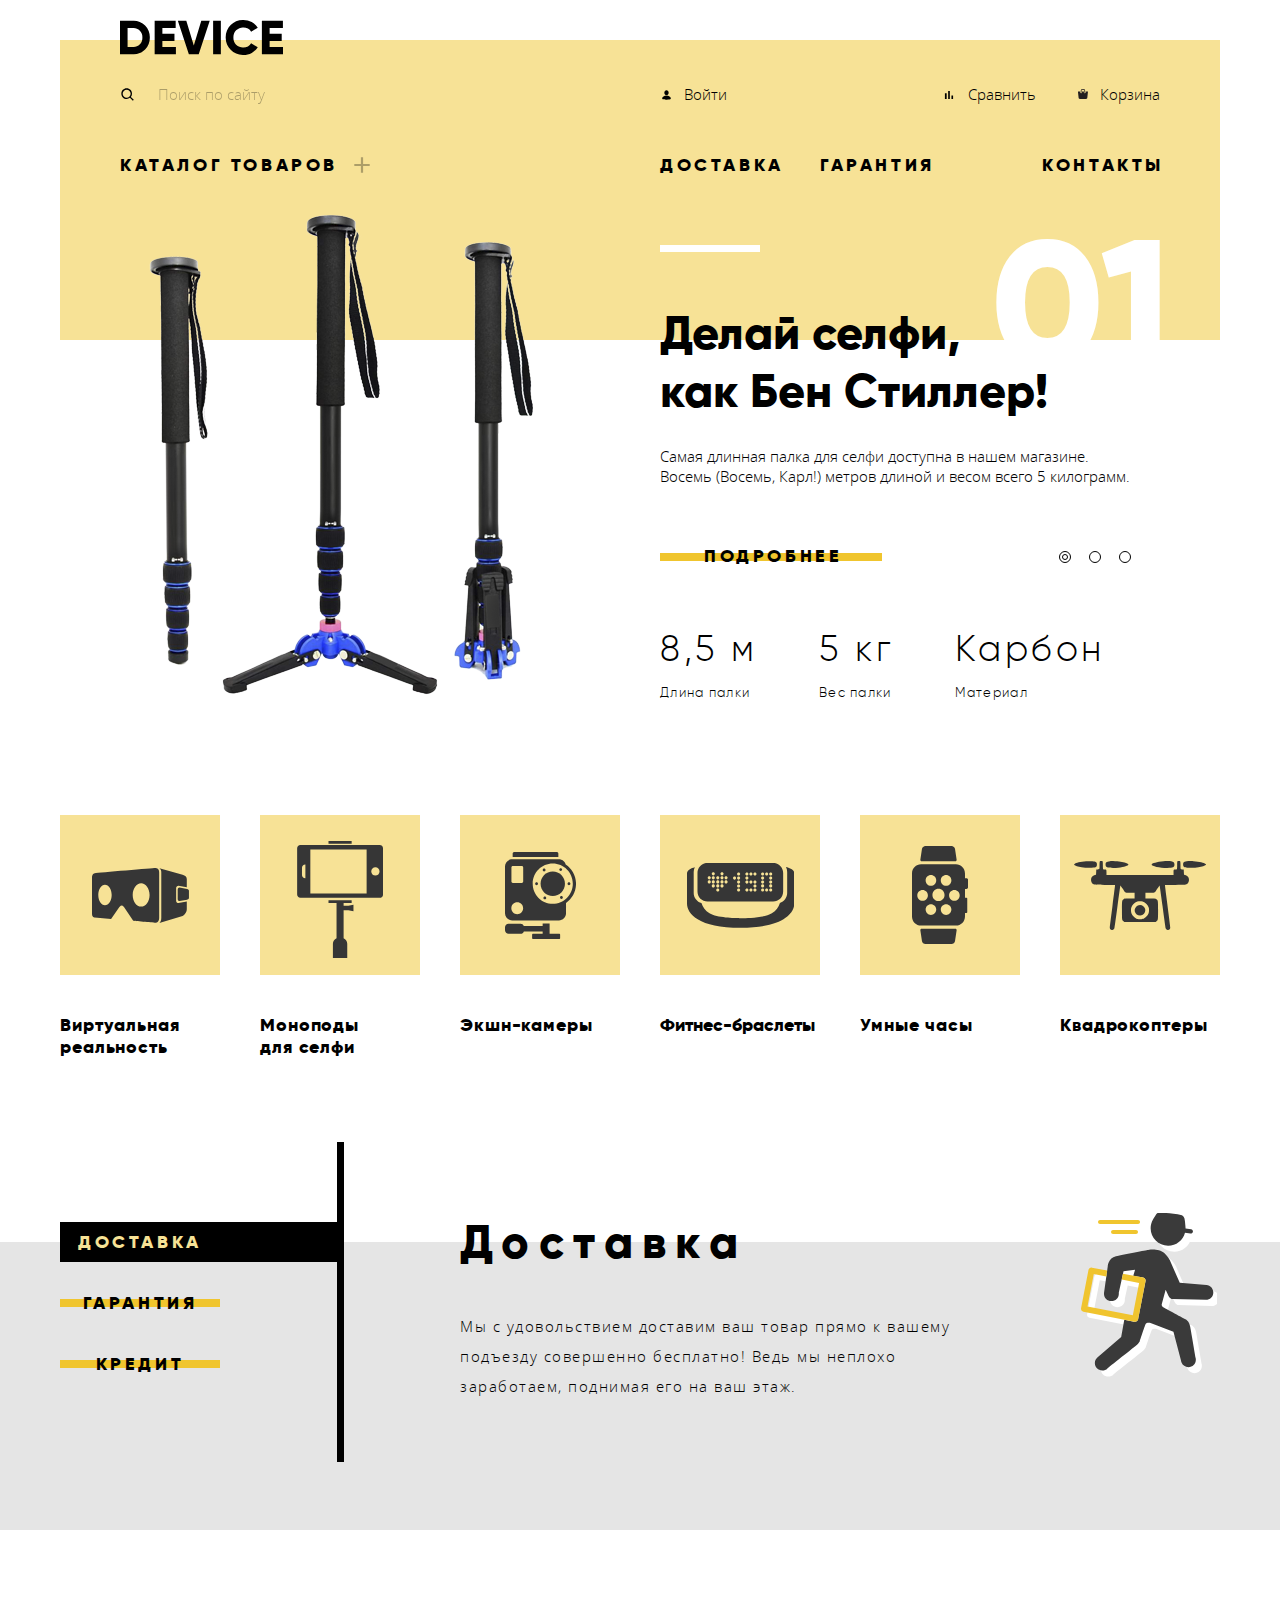
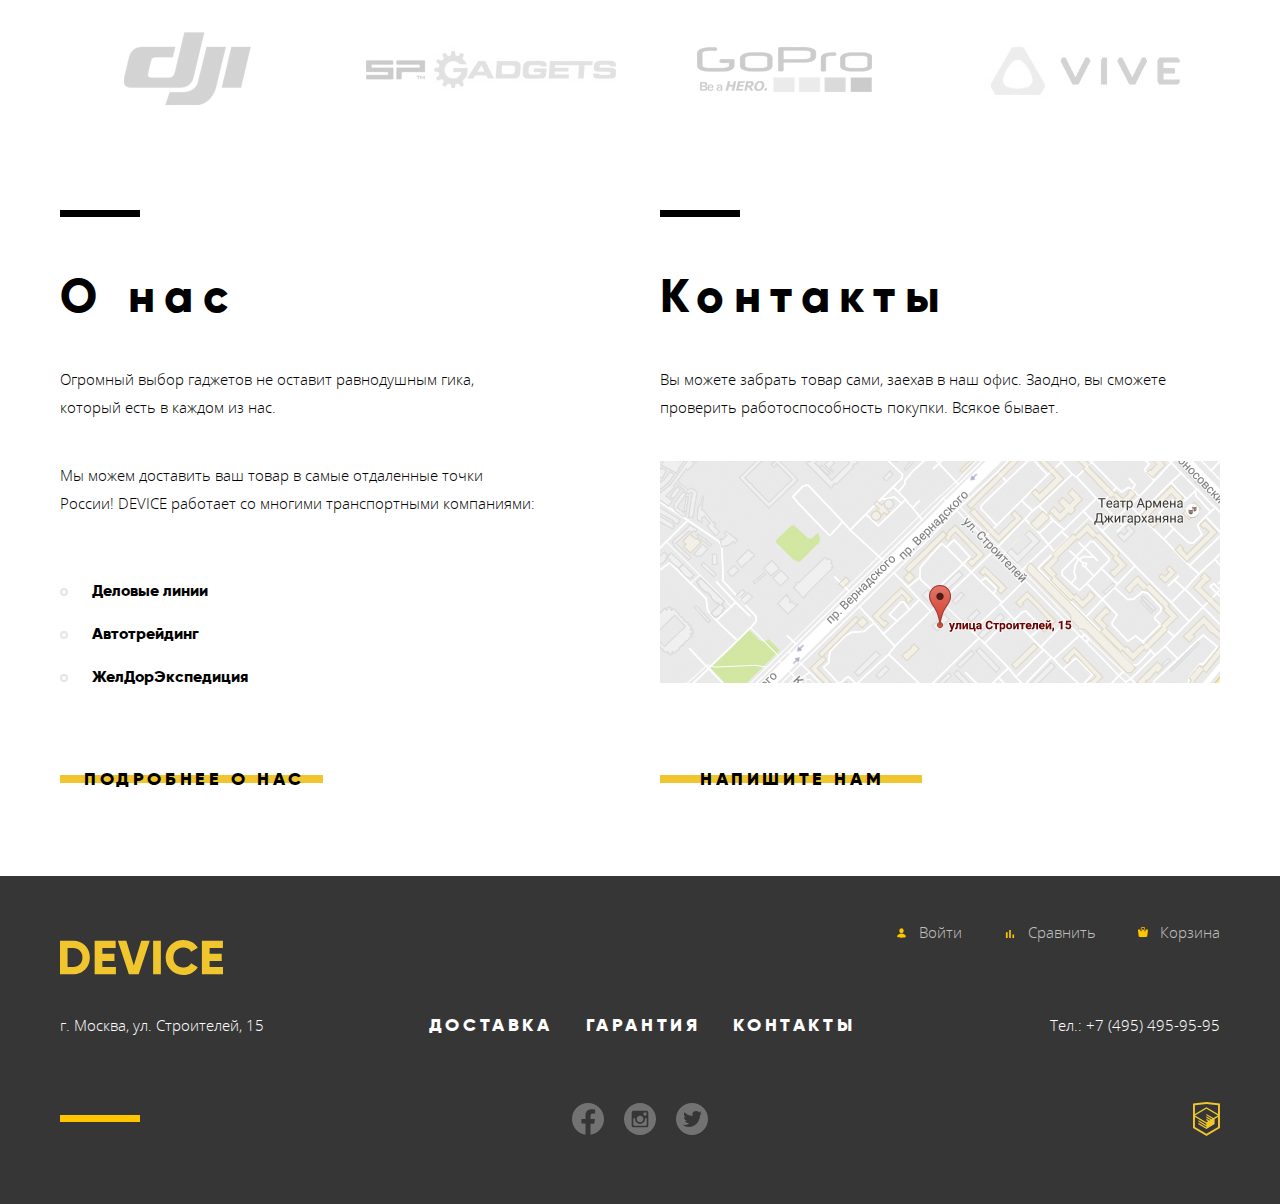
<file: index.html>
<!DOCTYPE html>
<html lang="ru">
  <head>
    <meta charset="utf-8">
    <title>HTML Academy: Девайс</title>
    <link href="css/normalize.css" rel="stylesheet">
    <link href="css/style.min.css" rel="stylesheet">
    <link rel="icon" href="favicon.ico">
    <link rel="icon" href="img/icons/icon.svg" type="image/svg+xml">
    <link rel="apple-touch-icon" href="img/icons/180.png">
    <link rel="manifest" href="manifest.webmanifest">
  </head>

  <body class="page-body">
    <div class="container">
      <h1 class="visually-hidden">Интернет-магазин "Девайс"</h1>

      <header class="mine-header">

        <div class="container-logo">
          <a class="main-header-logo">
            <svg width="163" height="35" viewBox="0 0 163 35" fill="none" xmlns="http://www.w3.org/2000/svg">
              <path fill-rule="evenodd" clip-rule="evenodd" d="M-0.151001 0.701993V34.302H13.381C15.5624 34.3553 17.7309 33.954 19.7487 33.1235C21.7665 32.2929 23.5892 31.0514 25.101 29.478C26.6506 27.9007 27.8665 26.0273 28.6761 23.9697C29.4857 21.912 29.8724 19.7124 29.813 17.502C29.8724 15.2916 29.4857 13.092 28.6761 11.0343C27.8665 8.97669 26.6506 7.1033 25.101 5.52599C23.5891 3.9527 21.7663 2.7113 19.7486 1.88079C17.7308 1.05028 15.5623 0.648834 13.381 0.701993H-0.151001ZM7.582 26.91V8.09099H13.382C14.5845 8.04309 15.7838 8.24675 16.903 8.68895C18.0223 9.13115 19.0369 9.80215 19.882 10.659C20.7304 11.5766 21.3875 12.6541 21.8149 13.8285C22.2422 15.0029 22.4313 16.2507 22.371 17.499C22.4313 18.7473 22.2423 19.9951 21.8149 21.1695C21.3876 22.3439 20.7305 23.4214 19.882 24.339C19.0371 25.196 18.0225 25.8672 16.9032 26.3094C15.7839 26.7516 14.5845 26.9551 13.382 26.907H7.582V26.91ZM42.382 20.958H54.464V13.658H42.378V8.09099H55.669V0.701993H34.645V34.302H55.91V26.91H42.378V20.958H42.382ZM78.725 34.302L89.744 0.701993H81.286L73.795 25.422L66.304 0.701993H57.847L68.866 34.302H78.725ZM93.125 34.302H100.858V0.701993H93.125V34.302ZM131.74 32.886C134.233 31.574 136.321 29.6076 137.781 27.198L131.111 23.358C130.381 24.659 129.279 25.7121 127.946 26.382C126.505 27.1262 124.903 27.504 123.282 27.482C121.962 27.5449 120.643 27.3343 119.408 26.8635C118.173 26.3927 117.048 25.6718 116.105 24.746C115.195 23.7791 114.489 22.6393 114.028 21.3942C113.568 20.1492 113.362 18.8242 113.423 17.498C113.362 16.1718 113.568 14.8468 114.028 13.6017C114.489 12.3567 115.195 11.2168 116.105 10.25C117.048 9.32422 118.173 8.60333 119.408 8.13252C120.643 7.6617 121.962 7.45113 123.282 7.51399C124.893 7.49098 126.486 7.86172 127.921 8.59399C129.263 9.2718 130.373 10.3326 131.111 11.642L137.781 7.80199C136.294 5.39746 134.191 3.43378 131.691 2.11399C129.109 0.720899 126.216 0.00268346 123.282 0.0259933C113.503 -0.246007 105.485 7.71699 105.691 17.498C105.483 27.279 113.5 35.245 123.279 34.974C126.229 35.0012 129.138 34.283 131.737 32.886H131.74ZM149.621 20.958H161.703V13.658H149.618V8.09099H162.908V0.701993H141.885V34.302H163.15V26.91H149.618V20.958H149.621Z" fill="black"/>
            </svg>
          </a>
        </div>

        <nav class="main-navigation">

          <div class="container-navigation-top">
            <ul class="top-list">
              <li class="container-top-form">
                <form class="form-search" method="get" action="https://echo.htmlacademy.ru/">
                  <label class="visually-hidden" for="site-search">Поиск по сайту</label>
                  <input class="input-search" type="search" id="site-search" name="search" placeholder="Поиск по сайту">
                  <button class="button-search" type="submit">Найти</button>
                </form>
              </li>
              <li class="container-top-menu">
                <ul class="top-menu-list">
                  <li class="top-menu-link">
                    <div class="container-output container-output-header">
                      <a class="container-output-name" href="profile.html">Валентин Петухов</a>
                      <a class="output-link output-link-header" href="#" >Выйти</a>
                    </div>
                    <a class="input-link input-link-header" href="input.html">Войти</a>
                  </li>
                  <li class="top-menu-link">
                    <a class="compare" href="#">Сравнить</a>
                  </li>
                  <li class="top-menu-link">
                    <a class="basket" href="#">Корзина</a>
                  </li>
                </ul>
              </li>
            </ul>
          </div>

          <div class="container-navigation-bottom">
            <ul class="container-bottom-menu">
              <li class="catalog-list-link" aria-haspopup="true">
                <a class="catalog-item-link" href="#" >Каталог товаров</a>
                <ul class="container-catalog-list">
                  <li class="catalog-bottom-products">
                    <ul class="container-catalog-items">
                      <li><a href="catalog.html">Виртуальная реальность</a></li>
                      <li><a href="catalog.html">Моноподы для селфи</a></li>
                      <li><a href="catalog.html">Экшн-камеры</a></li>
                    </ul>
                  </li>
                  <li class="catalog-bottom-products">
                    <ul class="container-catalog-items">
                      <li><a href="catalog.html">Фитнес-браслеты</a></li>
                      <li><a href="catalog.html">Умные часы</a></li>
                    </ul>
                  </li>
                  <li class="catalog-bottom-products">
                    <ul class="container-catalog-items">
                      <li><a href="catalog.html">Квадрокоптер</a></li>
                    </ul>
                  </li>
                </ul>
              </li>
            </ul>
            <ul class="catalog-bottom-items">
              <li class="service-navigation-bottom">
                <a class="spacing" href="#">Доставка</a>
              </li>
              <li class="service-navigation-bottom">
                <a class="spacing" href="#">Гарантия</a>
              </li>
              <li class="service-navigation-bottom">
                <a class="spacing" href="#">Контакты</a>
              </li>
            </ul>
          </div>

        </nav>

      </header>

      <main class="main-container">

        <section class="main-promo-slider">

          <h2 class="visually-hidden">Промо товаров</h2>

          <div class="container-promo">

            <ul class="promo-slider-items">

              <li class="promo-slider-item promo-slider container-promo-info-first promo-slider-current">
                <div class="promo-slider-image">
                  <a class="promo-image-link" href="#">
                    <img src="img/slider-1-1.png" width="384" height="486" alt="Карбоновый монопод для селфи">
                  </a>
                </div>
                <div class="container-promo-info">
                  <span>01</span>
                  <h3>Делай селфи,<br> как Бен Стиллер!</h3>
                  <p>Самая длинная палка для селфи доступна в нашем магазине.<br> Восемь (Восемь, Карл!) метров длиной и весом всего 5 килограмм.</p>
                  <dl class="promo-slider-list">
                    <div class="container-promo-data">
                      <dt>Длина палки</dt>
                      <dd>8,5 м</dd>
                    </div>
                    <div class="container-promo-data">
                      <dt>Вес палки</dt>
                      <dd>5 кг</dd>
                    </div>
                    <div class="container-promo-data">
                      <dt>Материал</dt>
                      <dd>Карбон</dd>
                    </div>
                  </dl>
                  <a class="promo-slider-link" href="#">Подробнее</a>
                </div>
              </li>

              <li class="promo-slider-item promo-slider container-promo-info-second">
                <div class="promo-slider-image">
                  <a class="promo-image-link" href="#">
                    <img src="img/slider-2-1.png" width="345" height="485" alt="Мотивирующий фитнес-браслет">
                  </a>
                </div>
                <div class="container-promo-info">
                  <span>02</span>
                  <h3>Худеем<br> правильно!</h3>
                  <p>Мотивирующие фитнес-браслеты помогут найти в себе силы<br> не пропускать занятия и соблюдать диету.</p>
                  <dl class="promo-slider-list">
                    <div class="container-promo-data">
                      <dt>Без подзарядки</dt>
                      <dd>48 часов</dd>
                    </div>
                  </dl>
                  <a class="promo-slider-link" href="#">Подробнее</a>
                </div>
              </li>

              <li class="promo-slider-item promo-slider container-promo-info-third">
                <div class="promo-slider-image">
                  <a class="promo-image-link" href="#">
                    <img src="img/slider-3-1.png" width="526" height="334" alt="Квадрокоптер с мощным лазером">
                  </a>
                </div>
                <div class="container-promo-info">
                  <span>03</span>
                  <h3>Порхает как бабочка, жалит как пчела!</h3>
                  <p>Этот обычный, на первый взгляд, квадрокоптер оснащен<br> мощным лазером, замаскированным под стандартную камеру.</p>
                  <dl class="promo-slider-list">
                    <div class="container-promo-data">
                      <dt>Дальность полета</dt>
                      <dd>800 м</dd>
                    </div>
                    <div class="container-promo-data">
                      <dt>Радиус поражения</dt>
                      <dd>50 м</dd>
                    </div>
                  </dl>
                  <a class="promo-slider-link" href="#">Подробнее</a>
                </div>
              </li>
            </ul>

            <div class="promo-slider-controls">
              <button class="promo-slider-button promo-slider-button-first promo-button-current" type="button" aria-label="Первый слайд"></button>
              <button class="promo-slider-button promo-slider-button-second" type="button" aria-label="Второй слайд"></button>
              <button class="promo-slider-button promo-slider-button-third" type="button" aria-label="Третий слайд"></button>
            </div>

          </div>

        </section>

        <section class="main-popular-sections">
          <h2 class="visually-hidden">Популярные разделы товаров</h2>
          <ul class="popular-sections-items">
            <li class="popular-sections-item">
              <a class="popular-section-link" href="#">Виртуальная реальность</a>
            </li>
            <li class="popular-sections-item">
              <a class="popular-section-link" href="#">Моноподы<br> для селфи</a>
            </li>
            <li class="popular-sections-item">
              <a class="popular-section-link" href="#">Экшн-камеры</a>
            </li>
            <li class="popular-sections-item">
              <a class="popular-section-link popular-section-link-spacing" href="#">Фитнес-браслеты</a>
            </li>
            <li class="popular-sections-item">
              <a class="popular-section-link" href="#">Умные часы</a>
            </li>
            <li class="popular-sections-item">
              <a class="popular-section-link" href="#">Квадрокоптеры</a>
            </li>
          </ul>
        </section>

        <section class="main-services-slider">

          <h2 class="visually-hidden">Предоставляемые сервисы</h2>

          <div class="container-services-slider">

            <ul class="services-slider-items">
              <li class="service-item service service-item-first service-item-current">
                <h3>Доставка</h3>
                <p>Мы с удовольствием доставим ваш товар прямо к вашему подъезду совершенно бесплатно! Ведь мы неплохо заработаем, поднимая его на ваш этаж.</p>
              </li>

              <li class="service-item service service-item-second">
                <h3>Гарантия</h3>
                <p>Если из-за возгорания купленного у нас товара у вас сгорит дом — не переживайте, мы выдадим вам новый.<br> Товар, не дом, конечно же.</p>
              </li>

              <li class="service-item service service-item-third">
                <h3>Кредит</h3>
                <p>Залезть в долговую яму стало проще! Кредитные консультанты подберут для вас наиболее выгодные<br> условия кредита. Выгодные для нашего банка, разумеется.</p>
              </li>
            </ul>
            <div class="services-slider-controls">
              <button class="services-slider-button services-slider-button-first services-slider-button-current" type="button">Доставка</button>
              <button class="services-slider-button services-slider-button-second" type="button">Гарантия</button>
              <button class="services-slider-button services-slider-button-third" type="button">Кредит</button>
            </div>
            <div class="services-slider-line"></div>

          </div>

        </section>

        <section class="main-brand-logos">
          <h2 class="visually-hidden">Логотипы брендов</h2>
          <ul class="brand-logos">
            <li class="brand-logo">
              <a class="brand-logo-dji brand-logo-link" href="#">
                <div class="brand-logo-image">
                  <img src="img/icons/logo-1.png" width="260" height="100" alt="Сайт бренда ди джи ай">
                </div>
              </a>
            </li>
            <li class="brand-logo">
              <a class="brand-logo-sp brand-logo-link" href="#">
                <div class="brand-logo-image">
                  <img src="img/icons/logo-2.png" width="260" height="100" alt="Сайт бренда сп гаджетс">
                </div>
              </a>
            </li>
            <li class="brand-logo">
              <a class="brand-logo-gopro brand-logo-link" href="#">
                <div class="brand-logo-image">
                  <img src="img/icons/logo-3.png" width="260" height="100" alt="Сайт бренда гоу про">
                </div>
              </a>
            </li>
            <li class="brand-logo">
              <a class="brand-logo-vive brand-logo-link" href="#">
                <div class="brand-logo-image">
                  <img src="img/icons/logo-4.png" width="260" height="100" alt="Сайт бренда вайв">
                </div>
              </a>
            </li>
          </ul>
        </section>

        <div class="container-main-info">

          <section class="main-about-us">
            <div class="container-main-line"></div>
            <h2>О нас</h2>
            <p>Огромный выбор гаджетов не оставит равнодушным гика, который есть в каждом из нас.</p>
            <p class="about-us-paragraph">Мы можем доставить ваш товар в самые отдаленные точки России! DEVICE работает со многими транспортными компаниями:</p>
            <ul class="info-company-items">
              <li class="info-company-item">Деловые линии</li>
              <li class="info-company-item">Автотрейдинг</li>
              <li class="info-company-item">ЖелДорЭкспедиция</li>
            </ul>
            <div class="container-button">
              <a class="button" href="#">Подробнее о нас</a>
            </div>
          </section>

          <section class="main-contacts">
            <div class="container-main-line"></div>
            <h2>Контакты</h2>
            <p>Вы можете забрать товар сами, заехав в наш офис. Заодно, вы сможете проверить работоспособность покупки. Всякое бывает.</p>
            <a class="container-contacts-map" href="https://goo.gl/maps/VMqZEWbneYWoQ35ZA">
              <img src="img/map-1.jpg" width="560" height="222" alt="Карта с месторасположением нашего офиса, город Москва, улица Строителей, дом 15">
            </a>
            <div class="container-button">
              <a class="feedback-button" href="feedback.html">Напишите нам</a>
            </div>
          </section>

        </div>

      </main>

      <footer class="main-footer">
        <div class="footer-container">
          <div class="footer-header-container">
            <a class="footer-logo-link">
              <svg class="footer-logo-image" width="163" height="35" viewBox="0 0 163 35" fill="none" xmlns="http://www.w3.org/2000/svg">
                <path fill-rule="evenodd" clip-rule="evenodd" d="M-0.151001 0.701993V34.302H13.381C15.5624 34.3553 17.7309 33.954 19.7487 33.1235C21.7665 32.2929 23.5892 31.0514 25.101 29.478C26.6506 27.9007 27.8665 26.0273 28.6761 23.9697C29.4857 21.912 29.8724 19.7124 29.813 17.502C29.8724 15.2916 29.4857 13.092 28.6761 11.0343C27.8665 8.97669 26.6506 7.1033 25.101 5.52599C23.5891 3.9527 21.7663 2.7113 19.7486 1.88079C17.7308 1.05028 15.5623 0.648834 13.381 0.701993H-0.151001ZM7.582 26.91V8.09099H13.382C14.5845 8.04309 15.7838 8.24675 16.903 8.68895C18.0223 9.13115 19.0369 9.80215 19.882 10.659C20.7304 11.5766 21.3875 12.6541 21.8149 13.8285C22.2422 15.0029 22.4313 16.2507 22.371 17.499C22.4313 18.7473 22.2423 19.9951 21.8149 21.1695C21.3876 22.3439 20.7305 23.4214 19.882 24.339C19.0371 25.196 18.0225 25.8672 16.9032 26.3094C15.7839 26.7516 14.5845 26.9551 13.382 26.907H7.582V26.91ZM42.382 20.958H54.464V13.658H42.378V8.09099H55.669V0.701993H34.645V34.302H55.91V26.91H42.378V20.958H42.382ZM78.725 34.302L89.744 0.701993H81.286L73.795 25.422L66.304 0.701993H57.847L68.866 34.302H78.725ZM93.125 34.302H100.858V0.701993H93.125V34.302ZM131.74 32.886C134.233 31.574 136.321 29.6076 137.781 27.198L131.111 23.358C130.381 24.659 129.279 25.7121 127.946 26.382C126.505 27.1262 124.903 27.504 123.282 27.482C121.962 27.5449 120.643 27.3343 119.408 26.8635C118.173 26.3927 117.048 25.6718 116.105 24.746C115.195 23.7791 114.489 22.6393 114.028 21.3942C113.568 20.1492 113.362 18.8242 113.423 17.498C113.362 16.1718 113.568 14.8468 114.028 13.6017C114.489 12.3567 115.195 11.2168 116.105 10.25C117.048 9.32422 118.173 8.60333 119.408 8.13252C120.643 7.6617 121.962 7.45113 123.282 7.51399C124.893 7.49098 126.486 7.86172 127.921 8.59399C129.263 9.2718 130.373 10.3326 131.111 11.642L137.781 7.80199C136.294 5.39746 134.191 3.43378 131.691 2.11399C129.109 0.720899 126.216 0.00268346 123.282 0.0259933C113.503 -0.246007 105.485 7.71699 105.691 17.498C105.483 27.279 113.5 35.245 123.279 34.974C126.229 35.0012 129.138 34.283 131.737 32.886H131.74ZM149.621 20.958H161.703V13.658H149.618V8.09099H162.908V0.701993H141.885V34.302H163.15V26.91H149.618V20.958H149.621Z" fill="black"/>
              </svg>
            </a>

            <ul class="footer-navigation-items">
              <li class="footer-navigation-item">
                <div class="container-output container-output-footer">
                  <a class="container-output-name" href="login.html">
                    <svg class="output-image" width="13" height="14" viewBox="0 0 13 14" fill="none" xmlns="http://www.w3.org/2000/svg">
                      <path d="M6.49996 2.33333C7.69704 2.33333 8.66663 3.3775 8.66663 4.66666C8.66663 5.95583 7.69704 7 6.49996 7C5.30288 7 4.33329 5.95583 4.33329 4.66666C4.33329 3.3775 5.30288 2.33333 6.49996 2.33333ZM6.49996 11.6667C6.49996 11.6667 10.8333 11.6667 10.8333 10.5C10.8333 9.1 8.72079 7.58333 6.49996 7.58333C4.27913 7.58333 2.16663 9.1 2.16663 10.5C2.16663 11.6667 6.49996 11.6667 6.49996 11.6667Z" fill="#FFC600"/>
                    </svg>
                    Валентин Петухов
                  </a>
                  <a class="output-link output-link-footer" href="#" >Выйти</a>
                </div>
                <a class="input-link input-link-footer" href="input.html">
                  <svg class="input-image" width="13" height="14" viewBox="0 0 13 14" fill="none" xmlns="http://www.w3.org/2000/svg">
                    <path d="M6.49996 2.33333C7.69704 2.33333 8.66663 3.3775 8.66663 4.66666C8.66663 5.95583 7.69704 7 6.49996 7C5.30288 7 4.33329 5.95583 4.33329 4.66666C4.33329 3.3775 5.30288 2.33333 6.49996 2.33333ZM6.49996 11.6667C6.49996 11.6667 10.8333 11.6667 10.8333 10.5C10.8333 9.1 8.72079 7.58333 6.49996 7.58333C4.27913 7.58333 2.16663 9.1 2.16663 10.5C2.16663 11.6667 6.49996 11.6667 6.49996 11.6667Z" fill="#FFC600"/>
                  </svg>
                  Войти
                </a>
              </li>
              <li class="footer-navigation-item">
                <a class="compare" href="#">
                  <svg class="compare-image" width="14" height="14" viewBox="0 0 14 14" fill="none" xmlns="http://www.w3.org/2000/svg">
                    <path d="M2.91675 5.36667H4.66675V11.0833H2.91675V5.36667ZM6.18342 2.91667H7.81675V11.0833H6.18342V2.91667ZM9.45008 7.58334H11.0834V11.0833H9.45008V7.58334Z" fill="#FFC600"/>
                  </svg>
                  Сравнить
                </a>
              </li>
              <li class="footer-navigation-item">
                <a class="basket" href="#">
                  <svg class="basket-image" width="10" height="10" viewBox="0 0 10 10" fill="none" xmlns="http://www.w3.org/2000/svg">
                    <g clip-path="url(#clip0)">
                    <path d="M9.86215 2.5217C9.79278 2.43991 9.69341 2.39316 9.58927 2.39316H7.65774V3.4188C7.65774 3.89008 7.25359 4.2735 6.75684 4.2735C6.26008 4.2735 5.85593 3.89008 5.85593 3.4188V2.39316H4.05413V3.4188C4.05413 3.89008 3.64999 4.2735 3.15323 4.2735C2.65648 4.2735 2.25233 3.89008 2.25233 3.4188V2.39316H0.32089C0.216656 2.39316 0.117286 2.43991 0.0479169 2.5217C-0.0215425 2.6035 -0.0544254 2.71256 -0.0425335 2.82145L0.605665 8.78461C0.617737 9.45692 1.14179 9.99999 1.78431 9.99999H8.12584C8.76828 9.99999 9.29233 9.45692 9.30449 8.78452L9.95269 2.82136C9.96449 2.71256 9.93161 2.6035 9.86215 2.5217Z" fill="#FFC600"/>
                    <path d="M3.15333 3.76068C3.35207 3.76068 3.51369 3.60735 3.51369 3.4188V1.53846C3.51369 1.01051 4.07486 0.683761 4.59477 0.683761H5.49567C6.04288 0.683761 6.39657 1.01923 6.39657 1.53846V3.4188C6.39657 3.60735 6.55829 3.76068 6.75693 3.76068C6.95558 3.76068 7.11729 3.60735 7.11729 3.4188V1.53846C7.11729 0.647009 6.43531 0 5.49567 0H4.59477C3.60126 0 2.79297 0.690171 2.79297 1.53846V3.4188C2.79297 3.60735 2.95459 3.76068 3.15333 3.76068Z" fill="#FFC600"/>
                    </g>
                    <defs>
                    <clipPath id="clip0">
                    <rect width="10" height="10" fill="white"/>
                    </clipPath>
                    </defs>
                  </svg>
                  Корзина
                </a>
              </li>
            </ul>
          </div>

          <div class="footer-main-container">
            <div class="footer-container-address">
              <a class="footer-address-link" href="#">
                <span class="visually-hidden">Наш адрес</span>
                г. Москва, ул. Строителей, 15
              </a>
            </div>

            <div class="footer-container-services">
              <ul class="footer-services-items">
                <li class="footer-service-item">
                  <a href="#">Доставка</a>
                </li>
                <li class="footer-service-item">
                  <a href="#">Гарантия</a>
                </li>
                <li class="footer-service-item">
                  <a href="#">Контакты</a>
                </li>
              </ul>
            </div>

            <div class="footer-container-phone">
              <a class="footer-phone-link" href="tel:+74954959595">Тел.: +7 (495) 495-95-95</a>
            </div>
          </div>

          <div class="footer-footer-container">

            <div class="footer-container-social">
              <ul class="footer-social-items">
                <li class="footer-social-item">
                  <a class="footer-social-link" href="#">
                    <span class="visually-hidden">Наша страница в фейсбуке</span>
                    <svg width="32" height="32" viewBox="0 0 32 32" fill="none" xmlns="http://www.w3.org/2000/svg">
                      <path d="M31.9973 16C31.9973 7.16267 24.8347 0 15.9987 0C7.16267 0 0 7.16267 0 16C0 23.984 5.85067 30.6027 13.4987 31.8027V20.624H9.43733V15.9987H13.4987V12.4747C13.4987 8.464 15.888 6.24933 19.5413 6.24933C21.292 6.24933 23.1227 6.56133 23.1227 6.56133V10.4987H21.1067C19.12 10.4987 18.5 11.732 18.5 12.9973V16H22.9373L22.228 20.6253H18.5V31.804C26.148 30.604 31.9987 23.9853 31.9987 16H31.9973Z" fill="white" fill-opacity="0.3"/>
                    </svg>
                  </a>
                </li>
                <li class="footer-social-item">
                  <a class="footer-social-link" href="#">
                    <span class="visually-hidden">Наша страница в инстаграме</span>
                    <svg width="32" height="32" viewBox="0 0 32 32" fill="none" xmlns="http://www.w3.org/2000/svg">
                      <path d="M21 16C21 17.3261 20.4732 18.5979 19.5355 19.5355C18.5979 20.4732 17.3261 21 16 21C14.6739 21 13.4021 20.4732 12.4645 19.5355C11.5268 18.5979 11 17.3261 11 16C11 15.715 11.03 15.4367 11.0817 15.1667H9.33333V21.8283C9.33333 22.2917 9.70833 22.6667 10.1717 22.6667H21.83C22.0521 22.6662 22.2649 22.5777 22.4217 22.4205C22.5786 22.2634 22.6667 22.0504 22.6667 21.8283V15.1667H20.9183C20.97 15.4367 21 15.715 21 16ZM16 19.3333C16.4378 19.3332 16.8714 19.2469 17.2759 19.0792C17.6803 18.9116 18.0478 18.6659 18.3574 18.3562C18.6669 18.0465 18.9124 17.6789 19.0799 17.2743C19.2473 16.8698 19.3334 16.4362 19.3333 15.9983C19.3332 15.5605 19.2469 15.1269 19.0792 14.7225C18.9116 14.318 18.6659 13.9505 18.3562 13.641C18.0465 13.3314 17.6789 13.0859 17.2743 12.9185C16.8698 12.751 16.4362 12.6649 15.9983 12.665C15.1141 12.6652 14.2661 13.0167 13.641 13.6421C13.0158 14.2676 12.6648 15.1157 12.665 16C12.6652 16.8843 13.0167 17.7322 13.6421 18.3574C14.2676 18.9825 15.1157 19.3336 16 19.3333ZM20 12.5H21.9983C22.1311 12.5 22.2584 12.4474 22.3525 12.3537C22.4465 12.2599 22.4996 12.1328 22.5 12V10.0017C22.5 9.86862 22.4471 9.74102 22.3531 9.64693C22.259 9.55285 22.1314 9.5 21.9983 9.5H20C19.8669 9.5 19.7393 9.55285 19.6453 9.64693C19.5512 9.74102 19.4983 9.86862 19.4983 10.0017V12C19.5 12.275 19.725 12.5 20 12.5ZM16 0C11.7565 0 7.68687 1.68571 4.68629 4.68629C1.68571 7.68687 0 11.7565 0 16C0 20.2435 1.68571 24.3131 4.68629 27.3137C7.68687 30.3143 11.7565 32 16 32C18.1012 32 20.1817 31.5861 22.1229 30.7821C24.0641 29.978 25.828 28.7994 27.3137 27.3137C28.7994 25.828 29.978 24.0641 30.7821 22.1229C31.5861 20.1817 32 18.1012 32 16C32 13.8989 31.5861 11.8183 30.7821 9.87706C29.978 7.93586 28.7994 6.17203 27.3137 4.68629C25.828 3.20055 24.0641 2.022 22.1229 1.21793C20.1817 0.413852 18.1012 0 16 0ZM24.3333 22.4817C24.3333 23.5 23.5 24.3333 22.4817 24.3333H9.51833C8.5 24.3333 7.66667 23.5 7.66667 22.4817V9.51833C7.66667 8.5 8.5 7.66667 9.51833 7.66667H22.4817C23.5 7.66667 24.3333 8.5 24.3333 9.51833V22.4817Z" fill="white" fill-opacity="0.3"/>
                    </svg>
                  </a>
                </li>
                <li class="footer-social-item">
                  <a class="footer-social-link" href="#">
                    <span class="visually-hidden">Наша страница в твиттере</span>
                    <svg width="32" height="32" viewBox="0 0 32 32" fill="none" xmlns="http://www.w3.org/2000/svg">
                      <path d="M16 32C13.8333 32 11.7604 31.5781 9.78125 30.7344C7.80208 29.8906 6.09896 28.7552 4.67188 27.3281C3.24479 25.901 2.10938 24.1979 1.26562 22.2188C0.421875 20.2396 0 18.1667 0 16C0 13.8333 0.421875 11.7604 1.26562 9.78125C2.10938 7.80208 3.24479 6.09896 4.67188 4.67188C6.09896 3.24479 7.80208 2.10938 9.78125 1.26562C11.7604 0.421875 13.8333 0 16 0C18.1667 0 20.2396 0.421875 22.2188 1.26562C24.1979 2.10938 25.901 3.24479 27.3281 4.67188C28.7552 6.09896 29.8906 7.80208 30.7344 9.78125C31.5781 11.7604 32 13.8333 32 16C32 18.1667 31.5781 20.2396 30.7344 22.2188C29.8906 24.1979 28.7552 25.901 27.3281 27.3281C25.901 28.7552 24.1979 29.8906 22.2188 30.7344C20.2396 31.5781 18.1667 32 16 32ZM25.4062 8C25.2812 8.0625 25.0938 8.17708 24.8438 8.34375L24.2344 8.75L23.6562 9.0625L23 9.28125C22.2292 8.42708 21.2812 8 20.1562 8C17.7188 8 16.5 9.02083 16.5 11.0625V12.9062C13.1458 12.7396 10.5729 11.5104 8.78125 9.21875C8.26042 9.76042 8 10.3542 8 11C8 12.375 8.51042 13.4167 9.53125 14.125C9.40625 14.125 9.22917 14.1354 9 14.1562C8.77083 14.1771 8.58854 14.1771 8.45312 14.1562C8.31771 14.1354 8.16667 14.0833 8 14C8 14.9583 8.25521 15.7552 8.76562 16.3906C9.27604 17.026 9.97917 17.4375 10.875 17.625C10.6667 17.875 10.375 18 10 18C9.66667 18 9.375 17.9062 9.125 17.7188C9.125 18.5312 9.51562 19.1615 10.2969 19.6094C11.0781 20.0573 11.9583 20.2917 12.9375 20.3125C12.5625 20.875 12.0156 21.2969 11.2969 21.5781C10.5781 21.8594 9.8125 22 9 22C8.70833 22 8.30729 21.9271 7.79688 21.7812C7.28646 21.6354 7.02083 21.5625 7 21.5625C7.33333 22.2292 8.01562 22.8021 9.04688 23.2812C10.0781 23.7604 11.3854 24 12.9688 24C14.3646 24 15.6667 23.7552 16.875 23.2656C18.0833 22.776 19.1146 22.125 19.9688 21.3125C20.8229 20.5 21.5573 19.5729 22.1719 18.5312C22.7865 17.4896 23.2448 16.4115 23.5469 15.2969C23.849 14.1823 24 13.0833 24 12C24 11.9583 24.125 11.8698 24.375 11.7344C24.625 11.599 24.9167 11.4167 25.25 11.1875C25.5833 10.9583 25.8333 10.7188 26 10.4688C24.875 10.4688 24.125 10.4896 23.75 10.5312C24.4792 10.0938 25.0312 9.25 25.4062 8Z" fill="white" fill-opacity="0.3"/>
                    </svg>
                  </a>
                </li>
              </ul>
            </div>

            <div class="footer-container-academy">
              <a class="footer-logo-academy" href="https://htmlacademy.ru/intensive/htmlcss">
                <img src="img/icons/logo-html-academy.svg" width="27" height="34" alt="Сайт разработчика - html academy">
              </a>
            </div>
          </div>
        </div>
      </footer>

      <section class="modal-map">
        <h2 class="visually-hidden">Как до нас добраться</h2>
        <iframe src="https://www.google.com/maps/embed?pb=!1m18!1m12!1m3!1d2249.1123749473604!2d37.52742931596244!3d55.68703400452993!2m3!1f0!2f0!3f0!3m2!1i1024!2i768!4f13.1!3m3!1m2!1s0x46b54cf65f5c8955%3A0x694710ccd55501e!2z0YPQuy4g0KHRgtGA0L7QuNGC0LXQu9C10LksIDE1LCDQnNC-0YHQutCy0LAsIDExOTMxMQ!5e0!3m2!1sru!2sru!4v1615131904091!5m2!1sru!2sru" width="960" height="573" style="border:0;" allowfullscreen="" loading="lazy" title="Мы находимся по адресу г. Москва, ул. Строителей, 15"></iframe>
        <button class="modal-map-close" type="button" aria-label="Закрыть"></button>
      </section>

      <section class="modal-feedback">
        <h2 class="visually-hidden">Форма обратной связи</h2>
        <form class="feedback-form" action="https://echo.htmlacademy.ru" method="post">
          <div class="container-feedback-form-top">
            <div class="container-feedback-form">
              <label class="feedback-form-label" for="name">Ваше имя:</label>
              <input class="feedback-form-input feedback-form-input-name" type="text" name="name" id="name" placeholder="Имя Фамилия">
            </div>
            <div class="container-feedback-form">
              <label class="feedback-form-label" for="email">Ваш e-mail:</label>
              <input class="feedback-form-input feedback-form-input-email" type="email" name="email" id="email" placeholder="email@example.com">
            </div>
          </div>
          <div class="container-feedback-form-bottom container-feedback-form">
            <label class="feedback-form-label" for="letter">Текст письма:</label>
            <textarea class="feedback-form-textarea" name="letter" id="letter" placeholder="В свободной форме"></textarea>
          </div>
          <button class="feedback-form-button" type="submit">Отправить</button>
        </form>
        <button class="modal-feedback-close" type="button" aria-label="Закрыть"></button>
      </section>
    </div>

    <script src="js/script.min.js"></script>

  </body>

</html>
</file>
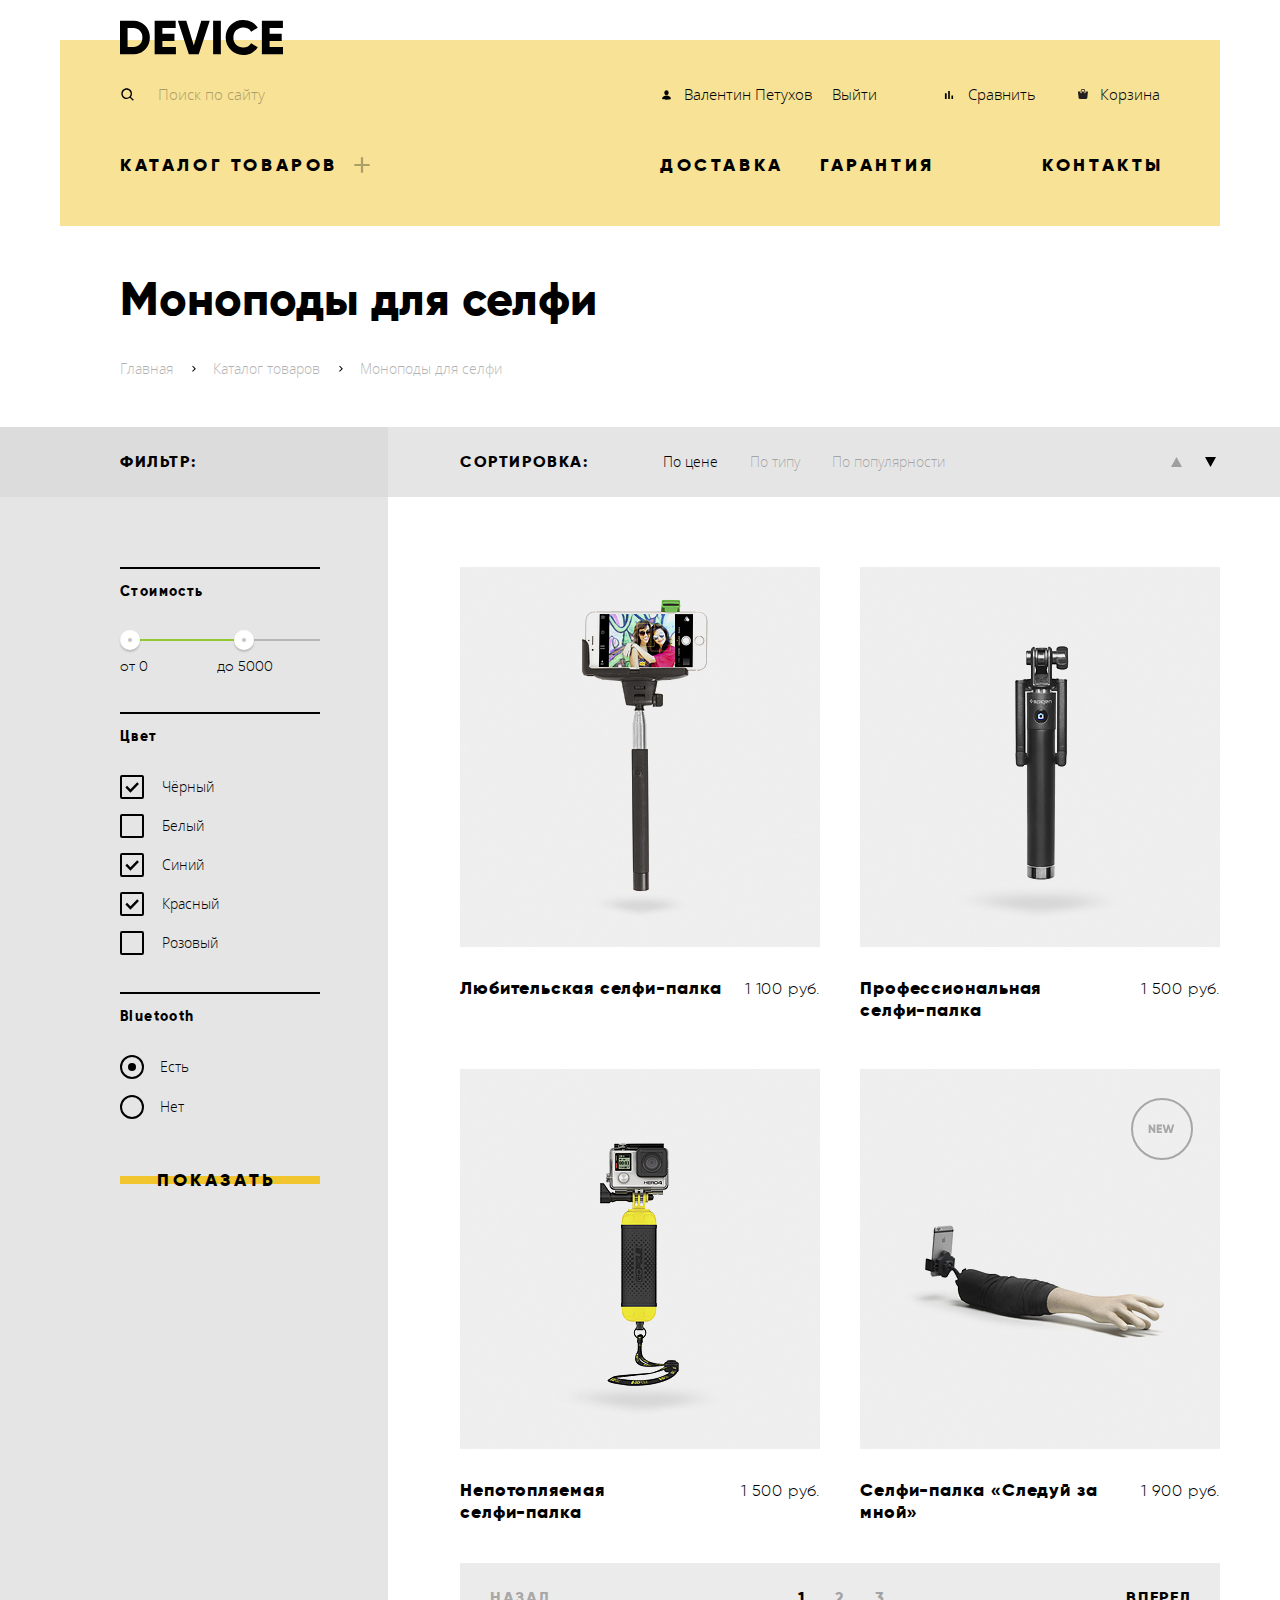
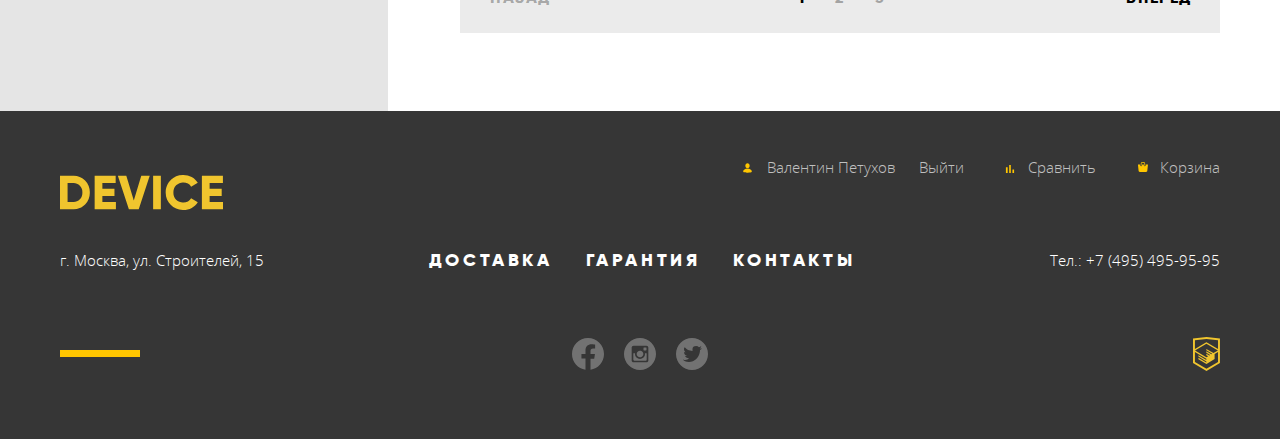
<file: catalog.html>
<!DOCTYPE html>
<html lang="ru">
  <head>
    <meta charset="utf-8">
    <title>HTML Academy: Девайс</title>
    <link href="css/normalize.css" rel="stylesheet">
    <link href="css/style.min.css" rel="stylesheet">
    <link rel="icon" href="favicon.ico">
    <link rel="icon" href="img/icons/icon.svg" type="image/svg+xml">
    <link rel="apple-touch-icon" href="img/icons/180.png">
    <link rel="manifest" href="manifest.webmanifest">
  </head>

  <body class="page-body">
    <div class="container-catalog">

      <header class="mine-header mine-header-catalog">

        <div class="container-logo">
          <a class="main-header-logo main-header-logo-catalog" href="index.html">
            <svg width="163" height="35" viewBox="0 0 163 35" fill="none" xmlns="http://www.w3.org/2000/svg">
              <path fill-rule="evenodd" clip-rule="evenodd" d="M-0.151001 0.701993V34.302H13.381C15.5624 34.3553 17.7309 33.954 19.7487 33.1235C21.7665 32.2929 23.5892 31.0514 25.101 29.478C26.6506 27.9007 27.8665 26.0273 28.6761 23.9697C29.4857 21.912 29.8724 19.7124 29.813 17.502C29.8724 15.2916 29.4857 13.092 28.6761 11.0343C27.8665 8.97669 26.6506 7.1033 25.101 5.52599C23.5891 3.9527 21.7663 2.7113 19.7486 1.88079C17.7308 1.05028 15.5623 0.648834 13.381 0.701993H-0.151001ZM7.582 26.91V8.09099H13.382C14.5845 8.04309 15.7838 8.24675 16.903 8.68895C18.0223 9.13115 19.0369 9.80215 19.882 10.659C20.7304 11.5766 21.3875 12.6541 21.8149 13.8285C22.2422 15.0029 22.4313 16.2507 22.371 17.499C22.4313 18.7473 22.2423 19.9951 21.8149 21.1695C21.3876 22.3439 20.7305 23.4214 19.882 24.339C19.0371 25.196 18.0225 25.8672 16.9032 26.3094C15.7839 26.7516 14.5845 26.9551 13.382 26.907H7.582V26.91ZM42.382 20.958H54.464V13.658H42.378V8.09099H55.669V0.701993H34.645V34.302H55.91V26.91H42.378V20.958H42.382ZM78.725 34.302L89.744 0.701993H81.286L73.795 25.422L66.304 0.701993H57.847L68.866 34.302H78.725ZM93.125 34.302H100.858V0.701993H93.125V34.302ZM131.74 32.886C134.233 31.574 136.321 29.6076 137.781 27.198L131.111 23.358C130.381 24.659 129.279 25.7121 127.946 26.382C126.505 27.1262 124.903 27.504 123.282 27.482C121.962 27.5449 120.643 27.3343 119.408 26.8635C118.173 26.3927 117.048 25.6718 116.105 24.746C115.195 23.7791 114.489 22.6393 114.028 21.3942C113.568 20.1492 113.362 18.8242 113.423 17.498C113.362 16.1718 113.568 14.8468 114.028 13.6017C114.489 12.3567 115.195 11.2168 116.105 10.25C117.048 9.32422 118.173 8.60333 119.408 8.13252C120.643 7.6617 121.962 7.45113 123.282 7.51399C124.893 7.49098 126.486 7.86172 127.921 8.59399C129.263 9.2718 130.373 10.3326 131.111 11.642L137.781 7.80199C136.294 5.39746 134.191 3.43378 131.691 2.11399C129.109 0.720899 126.216 0.00268346 123.282 0.0259933C113.503 -0.246007 105.485 7.71699 105.691 17.498C105.483 27.279 113.5 35.245 123.279 34.974C126.229 35.0012 129.138 34.283 131.737 32.886H131.74ZM149.621 20.958H161.703V13.658H149.618V8.09099H162.908V0.701993H141.885V34.302H163.15V26.91H149.618V20.958H149.621Z" fill="black"/>
            </svg>
          </a>
        </div>

        <nav class="main-navigation">

          <div class="container-navigation-top">
            <ul class="top-list">
              <li class="container-top-form">
                <form class="form-search" method="get" action="https://echo.htmlacademy.ru/">
                  <label class="visually-hidden" for="site-search">Поиск по сайту</label>
                  <input class="input-search" type="search" id="site-search" name="search" placeholder="Поиск по сайту">
                  <button class="button-search" type="submit">Найти</button>
                </form>
              </li>
              <li class="container-top-menu">
                <ul class="top-menu-list">
                  <li class="top-menu-link">
                    <div class="container-output container-output-header container-output-header-catalog">
                      <a class="container-output-name" href="profile.html">Валентин Петухов</a>
                      <a class="output-link output-link-header" href="#" >Выйти</a>
                    </div>
                    <a class="input-link input-link-header input-link-header-catalog" href="input.html">Войти</a>
                  </li>
                  <li class="top-menu-link">
                    <a class="compare" href="#">Сравнить</a>
                  </li>
                  <li class="top-menu-link">
                    <a class="basket" href="#">Корзина</a>
                  </li>
                </ul>
              </li>
            </ul>
          </div>

          <div class="container-navigation-bottom">
            <ul class="container-bottom-menu">
              <li class="catalog-list-link">
                <a class="catalog-item-link" href="#">Каталог товаров</a>
                <ul class="container-catalog-list">
                  <li class="catalog-bottom-products">
                    <ul class="container-catalog-items">
                      <li><a href="#">Виртуальная реальность</a></li>
                      <li><a href="#">Моноподы для селфи</a></li>
                      <li><a href="#">Экшн-камеры</a></li>
                    </ul>
                  </li>
                  <li class="catalog-bottom-products">
                    <ul class="container-catalog-items">
                      <li><a href="#">Фитнес-браслеты</a></li>
                      <li><a href="#">Умные часы</a></li>
                    </ul>
                  </li>
                  <li class="catalog-bottom-products">
                    <ul class="container-catalog-items">
                      <li><a href="#">Квадрокоптер</a></li>
                    </ul>
                  </li>
                </ul>
              </li>
            </ul>
            <ul class="catalog-bottom-items">
              <li class="service-navigation-bottom">
                <a class="spacing" href="#">Доставка</a>
              </li>
              <li class="service-navigation-bottom">
                <a class="spacing" href="#">Гарантия</a>
              </li>
              <li class="service-navigation-bottom">
                <a class="spacing" href="#">Контакты</a>
              </li>
            </ul>
          </div>

        </nav>

      </header>

      <main class="main-container-catalog">

        <div class="container-breadcrumbs">
          <h1 class="page-title">Моноподы для селфи</h1>
          <ul class="breadcrumbs-items">
            <li class="breadcrumb-item">
              <a class="breadcrumb-item-link" href="index.html">Главная</a>
            </li>
            <li class="breadcrumb-item">
              <a class="breadcrumb-item-link" href="#">Каталог товаров</a>
            </li>
            <li class="breadcrumb-item">
              <a class="breadcrumb-item-link" href="#">Моноподы для селфи</a>
            </li>
          </ul>
        </div>

        <div class="container-catalog-products">
          <div class="container-catalog-filters">
            <h2>Фильтр:</h2>
          </div>
          <div class="container-filters">
            <form class="filters" method="get" action="https://echo.htmlacademy.ru">
              <fieldset>
                <legend>Стоимость</legend>
                <div class="filter-range-controls">
                  <div class="scale">
                    <div class="bar"
                      style="width: 114px;
                      margin-left: 0;"></div>
                  </div>
                  <div class="toggle toggle-min" tabindex="0" style="left: 0;"></div>
                  <div class="toggle toggle-max" tabindex="0" style="left: 114px;"></div>
                </div>
                <div class="filter-price-controls">
                  <label class="filter-min-price">
                    <input type="text" name="min-price" placeholder="от 0">
                  </label>
                  <label class="filter-max-price">
                    <input type="text" name="max-price" placeholder="до 5000">
                  </label>
                </div>
              </fieldset>

              <fieldset>
                <legend class="filter-legend-color">Цвет</legend>
                <ul class="filter-items-color">
                  <li class="filter-checkbox">
                    <input class="visually-hidden filter-input-checkbox" id="color-black" type="checkbox" name="color-black" checked>
                    <label for="color-black">Чёрный</label>
                  </li>
                  <li class="filter-checkbox">
                    <input class="visually-hidden filter-input-checkbox" id="color-white" type="checkbox" name="color-white">
                    <label for="color-white">Белый</label>
                  </li>
                  <li class="filter-checkbox">
                    <input class="visually-hidden filter-input-checkbox" id="color-blue" type="checkbox" name="color-blue" checked>
                    <label for="color-blue">Синий</label>
                  </li>
                  <li class="filter-checkbox">
                    <input class="visually-hidden filter-input-checkbox" id="color-red" type="checkbox" name="color-red" checked>
                    <label for="color-red">Красный</label>
                  </li>
                  <li class="filter-checkbox">
                    <input class="visually-hidden filter-input-checkbox" id="color-pink" type="checkbox" name="color-pink">
                    <label for="color-pink">Розовый</label>
                  </li>
                </ul>
              </fieldset>

              <fieldset>
                <legend class="filter-legend-bluetooth">Bluetooth</legend>
                <ul class="filter-items-bluetooth">
                  <li class="filter-radio">
                    <input class="visually-hidden filter-input-radio" id="yes" type="radio" name="Bluetooth" value="yes" checked>
                    <label for="yes">Есть</label>
                  </li>
                  <li class="filter-radio">
                    <input class="visually-hidden filter-input-radio" id="not" type="radio" name="Bluetooth" value="no">
                    <label for="not">Нет</label>
                  </li>
                </ul>
              </fieldset>
              <button type="submit" class="filter-button">Показать</button>
            </form>
          </div>
          <div class="container-catalog-sorting">
            <section class="catalog-sorting">
              <h2>Сортировка:</h2>
              <ul class="sorting-items">
                <li class="sorting-item">
                  <a class="sorting-item-link sorting-item-link-current" href="#">По цене</a>
                </li>
                <li class="sorting-item">
                  <a class="sorting-item-link" href="#">По типу</a>
                </li>
                <li class="sorting-item">
                  <a class="sorting-item-link" href="#">По популярности</a>
                </li>
              </ul>
              <div class="sorting-control">
                <a class="sorting-control-link" href="#">
                  <span class="visually-hidden">Направление сортировки от большего к меньшему</span>
                  <svg width="18" height="18" viewBox="0 0 18 18" fill="none" xmlns="http://www.w3.org/2000/svg">
                    <path d="M3 14H14L8.5 4L3 14Z" fill="black"/>
                  </svg>
                </a>
                <a class="sorting-control-link sorting-control-link-current" href="#">
                  <span class="visually-hidden">Направление сортировки от меньшего к большему</span>
                  <svg width="18" height="18" viewBox="0 0 18 18" fill="none" xmlns="http://www.w3.org/2000/svg">
                    <path d="M14 4L3 4L8.5 14L14 4Z" fill="black"/>
                  </svg>
                </a>
              </div>
            </section>
          </div>
          <section class="catalog-catalog">
            <h2 class="visually-hidden">Каталог моноподов для селфи</h2>
            <ul class="catalog-catalog-items">
              <li class="catalog-catalog-item">
                <img class="catalog-catalog-item-image" src="img/item-1-1.jpg" width="360" height="380" alt="Селфи-монопод со смартфоном">
                <div class="catalog-catalog-item-link">
                  <a href="#">Любительская селфи-палка</a>
                  <span class="catalog-span-price">1 100 руб.</span>
                </div>
                <div class="container-catalog-item-buttons">
                  <button class="basket-button" type="button">В корзину</button>
                  <button class="comparison-button" type="button">Добавить к сравнению</button>
                </div>
              </li>
              <li class="catalog-catalog-item">
                <img class="catalog-catalog-item-image" src="img/item-2-1.jpg" width="360" height="380" alt="Монопод для селфи">
                <div class="catalog-catalog-item-link">
                  <a href="#">Профессиональная<br> селфи-палка</a>
                  <span class="catalog-span-price">1 500 руб.</span>
                </div>
                <div class="container-catalog-item-buttons">
                  <button class="basket-button" type="button">В корзину</button>
                  <button class="comparison-button" type="button">Добавить к сравнению</button>
                </div>
              </li>
              <li class="catalog-catalog-item">
                <img class="catalog-catalog-item-image" src="img/item-3-1.jpg" width="360" height="380" alt="Не потопляемый монопод для селфи с камерой GoPro">
                <div class="catalog-catalog-item-link">
                  <a href="#">Непотопляемая<br> селфи-палка</a>
                  <span class="catalog-span-price">1 500 руб.</span>
                </div>
                <div class="container-catalog-item-buttons">
                  <button class="basket-button" type="button">В корзину</button>
                  <button class="comparison-button" type="button">Добавить к сравнению</button>
                </div>
              </li>
              <li class="catalog-catalog-item  catalog-item-image-new">
                <img class="catalog-catalog-item-image" src="img/item-4-1.jpg" width="360" height="380" alt="Монопод для селфи в виде руки со смартфоном">
                <div class="catalog-catalog-item-link">
                  <a href="#">Селфи-палка «Следуй за<br> мной»</a>
                  <span class="catalog-span-price">1 900 руб.</span>
                </div>
                <div class="container-catalog-item-buttons">
                  <button class="basket-button" type="button">В корзину</button>
                  <button class="comparison-button" type="button">Добавить к сравнению</button>
                </div>
              </li>
            </ul>
            <div class="pagination-list">
              <button class="pagination-button pagination-button-back" type="button" disabled>Назад</button>
              <ul class="pagination-items">
                <li class="pagination-item">
                  <a class="pagination-link pagination-link-current" href="#">1</a>
                </li>
                <li class="pagination-item">
                  <a class="pagination-link" href="#">2</a>
                </li>
                <li class="pagination-item">
                  <a class="pagination-link" href="#">3</a>
                </li>
              </ul>
              <button class="pagination-button pagination-button-next" type="button">Вперед</button>
            </div>
          </section>
        </div>

      </main>

      <footer class="main-footer">
        <div class="footer-container">
          <div class="footer-header-container">
            <a class="footer-logo-link footer-logo-link-catalog" href="index.html">
              <svg class="footer-logo-image" width="163" height="35" viewBox="0 0 163 35" fill="none" xmlns="http://www.w3.org/2000/svg">
                <path fill-rule="evenodd" clip-rule="evenodd" d="M-0.151001 0.701993V34.302H13.381C15.5624 34.3553 17.7309 33.954 19.7487 33.1235C21.7665 32.2929 23.5892 31.0514 25.101 29.478C26.6506 27.9007 27.8665 26.0273 28.6761 23.9697C29.4857 21.912 29.8724 19.7124 29.813 17.502C29.8724 15.2916 29.4857 13.092 28.6761 11.0343C27.8665 8.97669 26.6506 7.1033 25.101 5.52599C23.5891 3.9527 21.7663 2.7113 19.7486 1.88079C17.7308 1.05028 15.5623 0.648834 13.381 0.701993H-0.151001ZM7.582 26.91V8.09099H13.382C14.5845 8.04309 15.7838 8.24675 16.903 8.68895C18.0223 9.13115 19.0369 9.80215 19.882 10.659C20.7304 11.5766 21.3875 12.6541 21.8149 13.8285C22.2422 15.0029 22.4313 16.2507 22.371 17.499C22.4313 18.7473 22.2423 19.9951 21.8149 21.1695C21.3876 22.3439 20.7305 23.4214 19.882 24.339C19.0371 25.196 18.0225 25.8672 16.9032 26.3094C15.7839 26.7516 14.5845 26.9551 13.382 26.907H7.582V26.91ZM42.382 20.958H54.464V13.658H42.378V8.09099H55.669V0.701993H34.645V34.302H55.91V26.91H42.378V20.958H42.382ZM78.725 34.302L89.744 0.701993H81.286L73.795 25.422L66.304 0.701993H57.847L68.866 34.302H78.725ZM93.125 34.302H100.858V0.701993H93.125V34.302ZM131.74 32.886C134.233 31.574 136.321 29.6076 137.781 27.198L131.111 23.358C130.381 24.659 129.279 25.7121 127.946 26.382C126.505 27.1262 124.903 27.504 123.282 27.482C121.962 27.5449 120.643 27.3343 119.408 26.8635C118.173 26.3927 117.048 25.6718 116.105 24.746C115.195 23.7791 114.489 22.6393 114.028 21.3942C113.568 20.1492 113.362 18.8242 113.423 17.498C113.362 16.1718 113.568 14.8468 114.028 13.6017C114.489 12.3567 115.195 11.2168 116.105 10.25C117.048 9.32422 118.173 8.60333 119.408 8.13252C120.643 7.6617 121.962 7.45113 123.282 7.51399C124.893 7.49098 126.486 7.86172 127.921 8.59399C129.263 9.2718 130.373 10.3326 131.111 11.642L137.781 7.80199C136.294 5.39746 134.191 3.43378 131.691 2.11399C129.109 0.720899 126.216 0.00268346 123.282 0.0259933C113.503 -0.246007 105.485 7.71699 105.691 17.498C105.483 27.279 113.5 35.245 123.279 34.974C126.229 35.0012 129.138 34.283 131.737 32.886H131.74ZM149.621 20.958H161.703V13.658H149.618V8.09099H162.908V0.701993H141.885V34.302H163.15V26.91H149.618V20.958H149.621Z" fill="black"/>
              </svg>
            </a>

            <ul class="footer-navigation-items">
              <li class="footer-navigation-item">
                <div class="container-output container-output-footer container-output-footer-catalog">
                  <a class="container-output-name" href="login.html">
                    <svg class="output-image" width="13" height="14" viewBox="0 0 13 14" fill="none" xmlns="http://www.w3.org/2000/svg">
                      <path d="M6.49996 2.33333C7.69704 2.33333 8.66663 3.3775 8.66663 4.66666C8.66663 5.95583 7.69704 7 6.49996 7C5.30288 7 4.33329 5.95583 4.33329 4.66666C4.33329 3.3775 5.30288 2.33333 6.49996 2.33333ZM6.49996 11.6667C6.49996 11.6667 10.8333 11.6667 10.8333 10.5C10.8333 9.1 8.72079 7.58333 6.49996 7.58333C4.27913 7.58333 2.16663 9.1 2.16663 10.5C2.16663 11.6667 6.49996 11.6667 6.49996 11.6667Z" fill="#FFC600"/>
                    </svg>
                    Валентин Петухов
                  </a>
                  <a class="output-link output-link-footer" href="#" >Выйти</a>
                </div>
                <a class="input-link input-link-footer input-link-footer-catalog" href="input.html">
                  <svg class="input-image" width="13" height="14" viewBox="0 0 13 14" fill="none" xmlns="http://www.w3.org/2000/svg">
                    <path d="M6.49996 2.33333C7.69704 2.33333 8.66663 3.3775 8.66663 4.66666C8.66663 5.95583 7.69704 7 6.49996 7C5.30288 7 4.33329 5.95583 4.33329 4.66666C4.33329 3.3775 5.30288 2.33333 6.49996 2.33333ZM6.49996 11.6667C6.49996 11.6667 10.8333 11.6667 10.8333 10.5C10.8333 9.1 8.72079 7.58333 6.49996 7.58333C4.27913 7.58333 2.16663 9.1 2.16663 10.5C2.16663 11.6667 6.49996 11.6667 6.49996 11.6667Z" fill="#FFC600"/>
                  </svg>
                  Войти
                </a>
              </li>
              <li class="footer-navigation-item">
                <a class="compare" href="#">
                  <svg class="compare-image" width="14" height="14" viewBox="0 0 14 14" fill="none" xmlns="http://www.w3.org/2000/svg">
                    <path d="M2.91675 5.36667H4.66675V11.0833H2.91675V5.36667ZM6.18342 2.91667H7.81675V11.0833H6.18342V2.91667ZM9.45008 7.58334H11.0834V11.0833H9.45008V7.58334Z" fill="#FFC600"/>
                  </svg>
                  Сравнить
                </a>
              </li>
              <li class="footer-navigation-item">
                <a class="basket" href="#">
                  <svg class="basket-image" width="10" height="10" viewBox="0 0 10 10" fill="none" xmlns="http://www.w3.org/2000/svg">
                    <g clip-path="url(#clip0)">
                    <path d="M9.86215 2.5217C9.79278 2.43991 9.69341 2.39316 9.58927 2.39316H7.65774V3.4188C7.65774 3.89008 7.25359 4.2735 6.75684 4.2735C6.26008 4.2735 5.85593 3.89008 5.85593 3.4188V2.39316H4.05413V3.4188C4.05413 3.89008 3.64999 4.2735 3.15323 4.2735C2.65648 4.2735 2.25233 3.89008 2.25233 3.4188V2.39316H0.32089C0.216656 2.39316 0.117286 2.43991 0.0479169 2.5217C-0.0215425 2.6035 -0.0544254 2.71256 -0.0425335 2.82145L0.605665 8.78461C0.617737 9.45692 1.14179 9.99999 1.78431 9.99999H8.12584C8.76828 9.99999 9.29233 9.45692 9.30449 8.78452L9.95269 2.82136C9.96449 2.71256 9.93161 2.6035 9.86215 2.5217Z" fill="#FFC600"/>
                    <path d="M3.15333 3.76068C3.35207 3.76068 3.51369 3.60735 3.51369 3.4188V1.53846C3.51369 1.01051 4.07486 0.683761 4.59477 0.683761H5.49567C6.04288 0.683761 6.39657 1.01923 6.39657 1.53846V3.4188C6.39657 3.60735 6.55829 3.76068 6.75693 3.76068C6.95558 3.76068 7.11729 3.60735 7.11729 3.4188V1.53846C7.11729 0.647009 6.43531 0 5.49567 0H4.59477C3.60126 0 2.79297 0.690171 2.79297 1.53846V3.4188C2.79297 3.60735 2.95459 3.76068 3.15333 3.76068Z" fill="#FFC600"/>
                    </g>
                    <defs>
                    <clipPath id="clip0">
                    <rect width="10" height="10" fill="white"/>
                    </clipPath>
                    </defs>
                  </svg>
                  Корзина
                </a>
              </li>
            </ul>
          </div>

          <div class="footer-main-container">
            <div class="footer-container-address">
              <a class="footer-address-link" href="#">
                <span class="visually-hidden">Наш адрес</span>
                г. Москва, ул. Строителей, 15
              </a>
            </div>

            <div class="footer-container-services">
              <ul class="footer-services-items">
                <li class="footer-service-item">
                  <a href="#">Доставка</a>
                </li>
                <li class="footer-service-item">
                  <a href="#">Гарантия</a>
                </li>
                <li class="footer-service-item">
                  <a href="#">Контакты</a>
                </li>
              </ul>
            </div>

            <div class="footer-container-phone">
              <a class="footer-phone-link" href="tel:+74954959595">Тел.: +7 (495) 495-95-95</a>
            </div>
          </div>

          <div class="footer-footer-container">

            <div class="footer-container-social">
              <ul class="footer-social-items">
                <li class="footer-social-item">
                  <a class="footer-social-link" href="#">
                    <span class="visually-hidden">Наша страница в фейсбуке</span>
                    <svg width="32" height="32" viewBox="0 0 32 32" fill="none" xmlns="http://www.w3.org/2000/svg">
                      <path d="M31.9973 16C31.9973 7.16267 24.8347 0 15.9987 0C7.16267 0 0 7.16267 0 16C0 23.984 5.85067 30.6027 13.4987 31.8027V20.624H9.43733V15.9987H13.4987V12.4747C13.4987 8.464 15.888 6.24933 19.5413 6.24933C21.292 6.24933 23.1227 6.56133 23.1227 6.56133V10.4987H21.1067C19.12 10.4987 18.5 11.732 18.5 12.9973V16H22.9373L22.228 20.6253H18.5V31.804C26.148 30.604 31.9987 23.9853 31.9987 16H31.9973Z" fill="white" fill-opacity="0.3"/>
                    </svg>
                  </a>
                </li>
                <li class="footer-social-item">
                  <a class="footer-social-link" href="#">
                    <span class="visually-hidden">Наша страница в инстаграме</span>
                    <svg width="32" height="32" viewBox="0 0 32 32" fill="none" xmlns="http://www.w3.org/2000/svg">
                      <path d="M21 16C21 17.3261 20.4732 18.5979 19.5355 19.5355C18.5979 20.4732 17.3261 21 16 21C14.6739 21 13.4021 20.4732 12.4645 19.5355C11.5268 18.5979 11 17.3261 11 16C11 15.715 11.03 15.4367 11.0817 15.1667H9.33333V21.8283C9.33333 22.2917 9.70833 22.6667 10.1717 22.6667H21.83C22.0521 22.6662 22.2649 22.5777 22.4217 22.4205C22.5786 22.2634 22.6667 22.0504 22.6667 21.8283V15.1667H20.9183C20.97 15.4367 21 15.715 21 16ZM16 19.3333C16.4378 19.3332 16.8714 19.2469 17.2759 19.0792C17.6803 18.9116 18.0478 18.6659 18.3574 18.3562C18.6669 18.0465 18.9124 17.6789 19.0799 17.2743C19.2473 16.8698 19.3334 16.4362 19.3333 15.9983C19.3332 15.5605 19.2469 15.1269 19.0792 14.7225C18.9116 14.318 18.6659 13.9505 18.3562 13.641C18.0465 13.3314 17.6789 13.0859 17.2743 12.9185C16.8698 12.751 16.4362 12.6649 15.9983 12.665C15.1141 12.6652 14.2661 13.0167 13.641 13.6421C13.0158 14.2676 12.6648 15.1157 12.665 16C12.6652 16.8843 13.0167 17.7322 13.6421 18.3574C14.2676 18.9825 15.1157 19.3336 16 19.3333ZM20 12.5H21.9983C22.1311 12.5 22.2584 12.4474 22.3525 12.3537C22.4465 12.2599 22.4996 12.1328 22.5 12V10.0017C22.5 9.86862 22.4471 9.74102 22.3531 9.64693C22.259 9.55285 22.1314 9.5 21.9983 9.5H20C19.8669 9.5 19.7393 9.55285 19.6453 9.64693C19.5512 9.74102 19.4983 9.86862 19.4983 10.0017V12C19.5 12.275 19.725 12.5 20 12.5ZM16 0C11.7565 0 7.68687 1.68571 4.68629 4.68629C1.68571 7.68687 0 11.7565 0 16C0 20.2435 1.68571 24.3131 4.68629 27.3137C7.68687 30.3143 11.7565 32 16 32C18.1012 32 20.1817 31.5861 22.1229 30.7821C24.0641 29.978 25.828 28.7994 27.3137 27.3137C28.7994 25.828 29.978 24.0641 30.7821 22.1229C31.5861 20.1817 32 18.1012 32 16C32 13.8989 31.5861 11.8183 30.7821 9.87706C29.978 7.93586 28.7994 6.17203 27.3137 4.68629C25.828 3.20055 24.0641 2.022 22.1229 1.21793C20.1817 0.413852 18.1012 0 16 0ZM24.3333 22.4817C24.3333 23.5 23.5 24.3333 22.4817 24.3333H9.51833C8.5 24.3333 7.66667 23.5 7.66667 22.4817V9.51833C7.66667 8.5 8.5 7.66667 9.51833 7.66667H22.4817C23.5 7.66667 24.3333 8.5 24.3333 9.51833V22.4817Z" fill="white" fill-opacity="0.3"/>
                    </svg>
                  </a>
                </li>
                <li class="footer-social-item">
                  <a class="footer-social-link" href="#">
                    <span class="visually-hidden">Наша страница в твиттере</span>
                    <svg width="32" height="32" viewBox="0 0 32 32" fill="none" xmlns="http://www.w3.org/2000/svg">
                      <path d="M16 32C13.8333 32 11.7604 31.5781 9.78125 30.7344C7.80208 29.8906 6.09896 28.7552 4.67188 27.3281C3.24479 25.901 2.10938 24.1979 1.26562 22.2188C0.421875 20.2396 0 18.1667 0 16C0 13.8333 0.421875 11.7604 1.26562 9.78125C2.10938 7.80208 3.24479 6.09896 4.67188 4.67188C6.09896 3.24479 7.80208 2.10938 9.78125 1.26562C11.7604 0.421875 13.8333 0 16 0C18.1667 0 20.2396 0.421875 22.2188 1.26562C24.1979 2.10938 25.901 3.24479 27.3281 4.67188C28.7552 6.09896 29.8906 7.80208 30.7344 9.78125C31.5781 11.7604 32 13.8333 32 16C32 18.1667 31.5781 20.2396 30.7344 22.2188C29.8906 24.1979 28.7552 25.901 27.3281 27.3281C25.901 28.7552 24.1979 29.8906 22.2188 30.7344C20.2396 31.5781 18.1667 32 16 32ZM25.4062 8C25.2812 8.0625 25.0938 8.17708 24.8438 8.34375L24.2344 8.75L23.6562 9.0625L23 9.28125C22.2292 8.42708 21.2812 8 20.1562 8C17.7188 8 16.5 9.02083 16.5 11.0625V12.9062C13.1458 12.7396 10.5729 11.5104 8.78125 9.21875C8.26042 9.76042 8 10.3542 8 11C8 12.375 8.51042 13.4167 9.53125 14.125C9.40625 14.125 9.22917 14.1354 9 14.1562C8.77083 14.1771 8.58854 14.1771 8.45312 14.1562C8.31771 14.1354 8.16667 14.0833 8 14C8 14.9583 8.25521 15.7552 8.76562 16.3906C9.27604 17.026 9.97917 17.4375 10.875 17.625C10.6667 17.875 10.375 18 10 18C9.66667 18 9.375 17.9062 9.125 17.7188C9.125 18.5312 9.51562 19.1615 10.2969 19.6094C11.0781 20.0573 11.9583 20.2917 12.9375 20.3125C12.5625 20.875 12.0156 21.2969 11.2969 21.5781C10.5781 21.8594 9.8125 22 9 22C8.70833 22 8.30729 21.9271 7.79688 21.7812C7.28646 21.6354 7.02083 21.5625 7 21.5625C7.33333 22.2292 8.01562 22.8021 9.04688 23.2812C10.0781 23.7604 11.3854 24 12.9688 24C14.3646 24 15.6667 23.7552 16.875 23.2656C18.0833 22.776 19.1146 22.125 19.9688 21.3125C20.8229 20.5 21.5573 19.5729 22.1719 18.5312C22.7865 17.4896 23.2448 16.4115 23.5469 15.2969C23.849 14.1823 24 13.0833 24 12C24 11.9583 24.125 11.8698 24.375 11.7344C24.625 11.599 24.9167 11.4167 25.25 11.1875C25.5833 10.9583 25.8333 10.7188 26 10.4688C24.875 10.4688 24.125 10.4896 23.75 10.5312C24.4792 10.0938 25.0312 9.25 25.4062 8Z" fill="white" fill-opacity="0.3"/>
                    </svg>
                  </a>
                </li>
              </ul>
            </div>

            <div class="footer-container-academy">
              <a class="footer-logo-academy" href="https://htmlacademy.ru/intensive/htmlcss">
                <img src="img/icons/logo-html-academy.svg" width="27" height="34" alt="Сайт разработчика - html academy">
              </a>
            </div>
          </div>
        </div>
      </footer>

    </div>
  </body>

</html>
</file>
<file: css/style.min.css>
@keyframes bounce{0%{transform:translateY(-2000px)}70%{transform:translateY(30px)}90%{transform:translateY(-10px)}to{transform:translateY(0)}}@keyframes shake{0%,to{transform:translateX(0)}10%,30%,50%,70%,90%{transform:translateX(-5px)}20%,40%,60%,80%{transform:translateX(5px)}}@font-face{font-family:"Gilroy";src:url(../fonts/gilroylight.woff2) format("woff2"),url(../fonts/gilroylight.woff) format("woff");font-weight:300;font-style:normal}@font-face{font-family:"Gilroy";src:url(../fonts/gilroyextrabold.woff2) format("woff2"),url(../fonts/gilroyextrabold.woff) format("woff");font-weight:800;font-style:normal}@font-face{font-family:"Open Sans";src:url(../fonts/opensanslight.woff2) format("woff2"),url(../fonts/opensanslight.woff) format("woff");font-weight:300;font-style:normal}@font-face{font-family:"Gilroy";src:url(../fonts/opensans.woff2) format("woff2"),url(../fonts/opensans.woff) format("woff");font-weight:400;font-style:normal}:root{--basic-white:#ffffff;--white-30:rgba(255, 255, 255, 0.3);--white-60:rgba(255, 255, 255, 0.6);--white-70:rgba(255, 255, 255, 0.7);--basic-black:#000000;--black-18:rgba(0, 0, 0, 0.18);--black-20:rgba(0, 0, 0, 0.2);--black-30:rgba(0, 0, 0, 0.3);--black-40:rgba(0, 0, 0, 0.4);--black-60:rgba(0, 0, 0, 0.6);--basic-dark:#363636;--basic-gray:#464646;--basic-gray-dark:#c4c4c4;--basic-half-grey:#7e7e7e;--basic-grey-light:#e5e5e5;--special-grey-dark:#d9d9d9;--special-dark:#ebebeb;--special-grey:#dcdcdc;--special-half-grey:#eaeaea;--special-grey-ligh:#f2f2f2;--special-yellow:#f7e296;--special-yellow-light:#FFC600;--special-yellow-dark:#f0c52e;--special-yellow-dark-50:rgba(240, 197, 46, 0.5);--special-yellow-dark-30:rgba(240, 197, 46, 0.3);--special-green:#91c92f;--special-pink:#f6dada}.page-body{background-color:var(--basic-white)}.container{display:grid;grid-template-rows:340px auto 1fr;margin:20px auto 0;padding:0;font-family:"Open Sans",Arial,sans-serif;font-size:15px;line-height:20px;font-weight:300;color:var(--basic-black)}a{text-decoration:none}.visually-hidden{position:absolute;width:1px;height:1px;margin:-1px;border:0;padding:0;white-space:nowrap;clip-path:inset(100%);clip:rect(0 0 0 0);overflow:hidden}.mine-header{position:relative;grid-row:1/2;grid-column:1/-1;display:grid;grid-template-rows:35px auto;grid-template-columns:1160px;height:320px;margin:0 auto;padding:0}.container-logo{grid-row:1/2;grid-column:1/-1;padding:0 60px;z-index:1}.container-logo .main-header-logo-catalog:focus,.container-logo .main-header-logo-catalog:hover,.top-menu-list a:focus,.top-menu-list a:hover{opacity:.6}.container-logo .main-header-logo-catalog:active,.top-menu-list a:active{opacity:.3}.main-navigation{grid-row:1/3;grid-column:1/-1;margin-top:20px;padding:28px 60px 0;background-color:var(--special-yellow)}.mine-header .container-navigation-top{min-height:86px}.container-navigation-top .top-list{display:flex;justify-content:space-between;align-items:center;margin:0;padding:0;list-style:none}.container-navigation-top .form-search{display:flex}.container-navigation-top .input-search{width:353px;padding:17px 0 15px 38px;background:url(../img/icons/search.svg) no-repeat 1px 20px;border:0}.container-navigation-top .input-search:active,.container-navigation-top .input-search:focus{width:353px;padding:17px 10px 13px 38px;border-bottom:2px solid var(--basic-black);outline:0}.container-navigation-top .input-search::placeholder{color:var(--basic-black);opacity:.3}.container-navigation-top .input-search:hover::placeholder{opacity:.6}.container-navigation-top .input-search:focus::placeholder{opacity:1}.input-search:focus+.button-search{opacity:1}.container-navigation-top .button-search{padding:15px 17px;text-transform:uppercase;background-color:transparent;border:2px solid var(--basic-black);opacity:0}.container-navigation-top .button-search:focus,.container-navigation-top .button-search:hover{color:var(--basic-white);background-color:var(--basic-black)}.container-navigation-top .button-search:active{color:var(--white-30);background-color:var(--basic-black)}.container-navigation-top .top-menu-list{display:flex;margin:0;padding:0;list-style:none}.top-menu-list .top-menu-link:not(.top-menu-link:first-child){min-width:100px;text-align:end}.top-menu-list .top-menu-link:first-child{min-width:260px}.top-menu-list .top-menu-link:nth-child(2){margin-left:16px}.top-menu-list .top-menu-link:last-child{margin-left:24px}.top-menu-list a{color:var(--basic-black)}.top-menu-list .container-output{display:none}.top-menu-list .container-output-header-catalog{display:flex}.top-menu-list .container-output-name,.top-menu-list .input-link{padding-left:24px;background:url(../img/icons/icon-user-nav.svg) no-repeat 0 4px}.top-menu-list .container-output-name{margin-right:20px;cursor:pointer}.top-menu-list .input-link{display:block}.top-menu-list .input-link-header-catalog{display:none}.top-menu-list .compare{padding-left:26px;background:url(../img/icons/icon-chart-nav.svg) no-repeat 0 4px}.top-menu-list .basket{padding-left:22px;background:url(../img/icons/icon-cart-nav.svg) no-repeat 0 5px}.container-navigation-bottom{position:relative;display:flex;justify-content:space-between;margin:0;padding:0;list-style:none}.container-navigation-bottom .container-bottom-menu{margin:0;padding:0;list-style:none;z-index:2}.container-navigation-bottom .catalog-list-link{position:relative;outline:0}.catalog-list-link .catalog-item-link{position:relative;padding-right:38px;font-family:Gilroy;font-weight:800;font-size:18px;line-height:22px;text-transform:uppercase;letter-spacing:.2em;color:var(--basic-black);cursor:pointer;outline:0}.catalog-list-link .catalog-item-link::after{position:absolute;top:3px;right:0;content:"";width:22px;height:22px;background:url(../img/icons/cross.svg) no-repeat}.catalog-list-link .catalog-item-link:focus,.catalog-list-link .catalog-item-link:hover{color:var(--black-60)}.catalog-list-link .catalog-item-link:active{color:var(--black-30)}.catalog-list-link .container-catalog-list{display:none}.catalog-item-link:focus+.container-catalog-list,.catalog-list-link:focus .container-catalog-list,.catalog-list-link:focus-within .container-catalog-list,.catalog-list-link:hover .container-catalog-list{display:flex;width:1040px;min-height:134px;margin:30px 0 0;padding:0;background-color:var(--special-yellow);outline:0}.catalog-list-link .container-catalog-items{margin:0;padding:0;list-style:none}.container-catalog-items a{outline:0}.container-navigation-bottom .catalog-bottom-products{margin:0 63px 0 0;padding:0;list-style:none}.container-navigation-bottom .catalog-bottom-products:last-child{margin-right:63px}.catalog-bottom-products li{margin-bottom:16px}.catalog-bottom-products li:last-child{margin-bottom:41px}.catalog-bottom-products a{font-family:Open Sans;font-weight:300;font-size:15px;line-height:20px;text-transform:none;letter-spacing:normal;color:var(--basic-black)}.catalog-bottom-products a:hover{opacity:.6}.catalog-bottom-products a:focus{opacity:.3}.container-navigation-bottom .catalog-bottom-items{position:absolute;right:0;display:grid;grid-template-columns:160px 170px 174px;width:500px;margin:0;padding:0;list-style:none}.container-navigation-bottom .service-navigation-bottom{min-width:160px}.container-navigation-bottom .service-navigation-bottom:nth-child(3),.container-navigation-bottom .service-navigation-bottom:nth-child(6),.container-navigation-bottom .service-navigation-bottom:nth-child(9){text-align:end}.container-navigation-bottom .spacing{font-family:Gilroy;font-weight:800;font-size:18px;line-height:22px;text-transform:uppercase;letter-spacing:.2em;color:var(--basic-black)}.container-navigation-bottom .spacing:hover{opacity:.6}.container-navigation-bottom .spacing:focus{opacity:.3}.main-container{grid-row:1/3;grid-column:1/-1;margin-bottom:86px}.main-promo-slider{grid-row:1/3;margin:174px 0 115px}.main-promo-slider .container-promo{position:relative;width:1040px;margin:0 auto;padding:0 60px}.main-promo-slider .promo-slider-items{margin:0;padding:0;list-style:none}.main-promo-slider .promo-slider-item{display:flex;justify-content:space-between}.main-promo-slider .promo-slider{display:none}.main-promo-slider .promo-slider-current{display:flex}.main-promo-slider .promo-slider-image{position:relative;width:500px}.promo-slider-item:nth-child(1) .promo-image-link{position:absolute;top:17px;left:29px}.promo-slider-item:nth-child(2) .promo-image-link{position:absolute;top:43px;left:55px}.promo-slider-item:nth-child(3) .promo-image-link{position:absolute;top:99px;left:-31px}.main-promo-slider .container-promo-info{position:relative;width:500px;z-index:1}.main-promo-slider .container-promo-info::before{position:absolute;top:51px;left:0;content:"";width:100px;height:7px;background-color:var(--basic-white)}.container-promo-info span{position:absolute;top:0;right:-12px;font-family:Gilroy;font-weight:800;font-size:179px;line-height:219px;text-transform:uppercase;color:var(--basic-white);z-index:-1}.promo-slider-item:nth-child(2) span{top:-1px;right:-6px}.promo-slider-item:nth-child(3) span{top:0;right:-6px}.container-promo-info h3{margin:110px 0 26px;font-family:Gilroy;font-weight:800;font-size:47px;line-height:58px}.container-promo-info p{margin:0 0 142px}.main-promo-slider .promo-slider-list{display:flex;margin:0}.container-promo-info .container-promo-data{display:flex;flex-direction:column-reverse;margin-right:61px}.container-promo-info .container-promo-data:nth-child(2){margin-right:62px}.container-promo-info .container-promo-data:last-child{margin-right:0}.promo-slider-item:nth-child(3) .container-promo-data:not(.container-promo-data:last-child){margin-right:63px}.promo-slider-list dd,.promo-slider-list dt{font-family:Gilroy;font-weight:300;font-size:13px;line-height:15px;letter-spacing:.1em}.promo-slider-list dd{margin:0 0 15px;padding:0;font-size:36px;line-height:42px}.container-promo-info .promo-slider-link{position:absolute;bottom:133px;left:0;padding:0 40px 0 44px;font-family:Gilroy;font-weight:800;font-size:18px;line-height:22px;letter-spacing:.2em;text-transform:uppercase;color:var(--basic-black);z-index:1;outline:0}.container-promo-info .promo-slider-link::before{content:"";position:absolute;top:8px;left:0;width:100%;height:8px;background-color:var(--special-yellow-dark);z-index:-1}.container-promo-info .promo-slider-link:focus,.container-promo-info .promo-slider-link:hover{bottom:124px;padding:9px 40px 9px 44px;background-color:var(--special-yellow-dark)}.container-promo-info .promo-slider-link:active{bottom:124px;padding:9px 40px 9px 44px;color:var(--black-30);background-color:var(--special-yellow-dark)}.main-promo-slider .promo-slider-controls{display:flex;position:absolute;bottom:137px;right:89px}.promo-slider-controls .promo-slider-button{position:relative;width:12px;height:12px;margin:0 18px 0 0;padding:0;background-color:transparent;border:1px solid var(--basic-black);border-radius:50%;z-index:1;cursor:pointer}.main-promo-slider .promo-slider-button:last-child{margin:0}.promo-slider-controls .promo-button-current::before{content:"";position:absolute;top:2px;left:2px;width:4px;height:4px;border:1px solid var(--basic-black);border-radius:50%}.main-popular-sections{grid-row:2/3;width:1160px;margin:0 auto 84px}.main-popular-sections .popular-sections-items{display:flex;justify-content:space-between;margin:0;padding:0;list-style:none}.popular-sections-items .popular-sections-item{position:relative;width:160px;height:100%;padding-top:199px}.popular-sections-items .popular-section-link:not(.popular-section-link-spacing){font-family:Gilroy;font-weight:800;font-size:18px;line-height:22px;letter-spacing:.05em;color:var(--basic-black)}.popular-sections-items .popular-section-link-spacing{font-family:Gilroy;font-weight:800;font-size:18px;line-height:22px;color:var(--basic-black)}.popular-sections-items .popular-section-link:focus{color:var(--black-30)}.popular-sections-items .popular-section-link::before{position:absolute;top:0;left:0;content:"";margin-bottom:38px;width:160px;height:160px;background-color:var(--special-yellow);z-index:-1}.popular-section-link:focus .container-popular-sections,.popular-section-link:hover .container-popular-sections,.popular-sections-item .popular-section-link:active::before,.popular-sections-item .popular-section-link:focus::before,.popular-sections-item .popular-section-link:hover::before{background-color:var(--special-yellow-dark)}.popular-sections-item:nth-child(1) .popular-section-link::after{content:"";position:absolute;top:0;left:0;width:160px;height:160px;background:url(../img/icons/popular-1.svg) no-repeat 50% 50%;z-index:1}.popular-sections-item:nth-child(2) .popular-section-link::after{content:"";position:absolute;top:0;left:0;width:160px;height:160px;background:url(../img/icons/popular-2.svg) no-repeat 50% 60%;z-index:1}.popular-sections-item:nth-child(3) .popular-section-link::after{content:"";position:absolute;top:0;left:0;width:160px;height:160px;background:url(../img/icons/popular-3.svg) no-repeat 50% 50%;z-index:1}.popular-sections-item:nth-child(4) .popular-section-link::after{content:"";position:absolute;top:0;left:0;width:160px;height:160px;background:url(../img/icons/popular-4.svg) no-repeat 50% 50%;z-index:1}.popular-sections-item:nth-child(5) .popular-section-link::after{content:"";position:absolute;top:0;left:0;width:160px;height:160px;background:url(../img/icons/popular-5.svg) no-repeat 50% 50%;z-index:1}.popular-sections-item:nth-child(6) .popular-section-link::after{content:"";position:absolute;top:0;left:0;width:160px;height:160px;background:url(../img/icons/popular-6.svg) no-repeat 50% 50%;z-index:1}.popular-sections-item .popular-section-link:active::after{opacity:.3}.main-services-slider{position:relative;grid-row:2/3;padding:0 0 68px;background-color:var(--basic-grey-light)}.main-services-slider::before{content:"";position:absolute;top:0;left:0;width:100%;height:100px;background-color:var(--basic-white)}.main-services-slider .container-services-slider{position:relative;width:1160px;margin:0 auto}.main-services-slider .services-slider-items{margin:0;padding:0;list-style:none}.main-services-slider .service-item{position:relative;padding:71px 0 61px 400px}.main-services-slider .service-item:nth-child(1)::after{content:"";position:absolute;top:71px;right:3px;width:136px;height:164px;background:url(../img/icons/delivery-2.svg) no-repeat}.main-services-slider .service-item:nth-child(2)::after{content:"";position:absolute;top:53px;right:-15px;width:171px;height:195px;background:url(../img/icons/warranty-1.svg) no-repeat}.main-services-slider .service-item:nth-child(3)::after{content:"";position:absolute;top:48px;right:9px;width:156px;height:188px;background:url(../img/icons/credit-1.svg) no-repeat}.main-services-slider .service{display:none}.main-services-slider .service-item-current{display:block}.container-main-info h2,.service-item h3{margin:0 0 40px;font-family:Gilroy;font-weight:800;font-size:47px;line-height:58px;letter-spacing:.2em}.service-item p{margin:0;line-height:30px;letter-spacing:.1em}.service-item:nth-child(1) p{width:495px}.service-item:nth-child(2) p{width:574px}.service-item:nth-child(3) p{width:540px}.main-services-slider .services-slider-controls{position:absolute;display:flex;flex-direction:column;top:80px;left:0;z-index:1}.services-slider-controls .services-slider-button{position:relative;margin:0 0 21px;padding:0;min-width:160px;min-height:40px;font-family:Gilroy;font-weight:800;font-size:18px;line-height:22px;letter-spacing:.2em;text-transform:uppercase;background-color:transparent;border:0;outline:0;cursor:pointer}.services-slider-controls .services-slider-button:last-child{margin:0}.services-slider-controls .services-slider-button::before{position:absolute;top:16px;left:0;content:"";width:100%;height:8px;background-color:var(--special-yellow-dark);z-index:-1}.services-slider-controls .services-slider-button:focus,.services-slider-controls .services-slider-button:hover{background-color:var(--special-yellow-dark)}.services-slider-controls .services-slider-button:active{color:var(--special-yellow);background-color:var(--basic-black)}.services-slider-controls .services-slider-button-current::after,.services-slider-controls .services-slider-button:active::after{position:absolute;top:0;left:0;content:"";width:277px;height:40px;background-color:var(--basic-black);z-index:-1}.services-slider-controls .services-slider-button-current,.services-slider-controls .services-slider-button-current:disabled{color:var(--special-yellow);background-color:var(--basic-black);cursor:default}.main-services-slider .services-slider-line{position:absolute;top:0;left:277px;width:7px;height:100%;background-color:var(--basic-black)}.main-brand-logos{width:1160px;margin:90px auto}.main-brand-logos .brand-logos{display:flex;justify-content:space-between;margin:0;padding:0;list-style:none}.brand-logo .brand-logo-image{width:260px;height:100px;filter:grayscale(1);opacity:.2}.brand-logo-link:focus .brand-logo-image,.brand-logo-link:hover .brand-logo-image{filter:grayscale(0);opacity:1}.container-main-info{display:flex;width:1160px;margin:0 auto}.container-main-info .container-main-line{width:80px;height:7px;margin-bottom:50px;background-color:var(--basic-black)}.container-main-info p{margin:0 0 40px;line-height:28px}.container-main-info .container-button{position:relative;width:max-content}.container-main-info .button{padding-left:24px;padding-right:18px;font-family:Gilroy;font-weight:800;font-size:18px;line-height:22px;letter-spacing:.2em;text-transform:uppercase;color:var(--basic-black)}.container-main-info .button::before{position:absolute;top:7px;left:0;content:"";width:100%;height:8px;background-color:var(--special-yellow-dark);z-index:-1}.container-main-info .button:hover{padding-top:9px;padding-bottom:9px;background-color:var(--special-yellow-dark)}.container-main-info .button:focus{padding-top:9px;padding-bottom:9px;color:var(--black-30);background-color:var(--special-yellow-dark)}.container-main-info .main-about-us{width:475px;margin-right:125px}.main-about-us .about-us-paragraph{margin:0 0 60px}.container-main-info .info-company-items{position:relative;margin:0 0 77px;padding:0;list-style:none}.container-main-info .info-company-item{position:relative;padding-left:32px;margin-bottom:15px;font-family:Gilroy;font-weight:800;font-size:16px;line-height:28px}.container-main-info .info-company-item::before{position:absolute;top:11px;left:0;content:"";width:4px;height:4px;background-color:transparent;border:2px solid var(--basic-grey-light);border-radius:50%}.container-main-info .info-company-item:last-child{margin-bottom:0}.container-main-info .ellipse{margin-right:20px}.container-main-info .main-contacts{width:560px}.container-contacts-map img{margin-bottom:81px}.main-contacts .feedback-button{padding:9px 38px 9px 40px;font-family:Gilroy;font-weight:800;font-size:18px;line-height:22px;letter-spacing:.2em;text-transform:uppercase;color:var(--basic-black)}.main-contacts .feedback-button::before{position:absolute;top:7px;left:0;content:"";width:100%;height:8px;background-color:var(--special-yellow-dark);z-index:-1}.main-contacts .feedback-button:focus,.main-contacts .feedback-button:hover{background-color:var(--special-yellow-dark)}.main-contacts .feedback-button:active{color:var(--black-30);background-color:var(--special-yellow-dark)}.container-catalog{display:grid;grid-template-rows:repeat(3,auto);margin:20px auto 0;padding:0;font-family:"Open Sans",Arial,sans-serif;font-size:15px;line-height:20px;font-weight:300;color:var(--basic-black)}.mine-header-catalog{height:206px}.main-container-catalog{grid-row:2/3;margin:0 auto;width:100%}.main-container-catalog .container-breadcrumbs{width:1040px;margin:44px auto 49px}.main-container-catalog .page-title{margin:0 0 30px;font-family:"Gilroy",Arial,sans-serif;font-weight:800;font-size:47px;line-height:58px}.main-container-catalog .breadcrumbs-items{display:flex;flex-wrap:wrap;margin:0;padding:0;list-style:none}.main-container-catalog .breadcrumb-item:not(.breadcrumb-item:last-child){margin-right:17px;padding-right:23px;background:url(../img/icons/icon-bread-crumb.svg) no-repeat right 50%}.main-container-catalog .breadcrumb-item-link{font-family:"Open Sans",Arial,sans-serif;font-weight:300;font-size:14px;line-height:19px;color:var(--basic-black);opacity:.3}.main-container-catalog .breadcrumb-item-link:focus,.main-container-catalog .breadcrumb-item-link:hover{opacity:.6}.main-container-catalog .breadcrumb-item-link:active{opacity:.1}.main-container-catalog .container-catalog-products{display:grid;grid-template-rows:repeat(2,auto);grid-template-columns:1fr 328px 832px 1fr}.main-container-catalog .container-catalog-filters{grid-row:1/2;grid-column:1/3;background-color:var(--special-grey)}.container-catalog-filters h2,.filters legend{font-family:"Gilroy",Arial,sans-serif;font-weight:800;letter-spacing:.1em}.container-catalog-filters h2{margin:25px 0 25px auto;width:268px;font-size:16px;line-height:20px;text-transform:uppercase}.main-container-catalog .container-filters{grid-row:2/3;grid-column:1/3;background-color:var(--basic-grey-light)}.main-container-catalog .filters{margin-top:70px;margin-left:auto;width:268px}.filters fieldset{margin:0;padding:0;border:0}.filters legend{margin-bottom:30px;padding-top:14px;width:200px;font-size:14px;line-height:17px;color:var(--basic-black);border-top:2px solid var(--basic-black)}.main-container-catalog .filter-range-controls{position:relative;width:200px;margin-bottom:14px;padding-top:9px}.main-container-catalog .scale{height:2px;background-color:var(--black-20)}.main-container-catalog .bar{height:2px;background-color:var(--special-green)}.main-container-catalog .toggle{position:absolute;top:0;left:0;width:4px;height:4px;padding:0;border:8px solid var(--basic-white);background-color:var(--basic-gray-dark);border-radius:50%;box-shadow:0 2px 2px var(--black-18);cursor:pointer}.main-container-catalog .filter-price-controls{display:flex}.filter-price-controls input{width:97px;margin-bottom:38px;padding:0;background-color:transparent;border:0;outline:0}.filter-price-controls input::placeholder{font-family:"Gilroy",Arial,sans-serif;font-weight:300;font-size:14px;line-height:16px;color:var(--basic-black)}.main-container-catalog .filter-legend-color{margin-bottom:31px}.main-container-catalog .filter-items-color{margin:0;padding:0;list-style:none}.main-container-catalog .filter-checkbox{position:relative;margin-bottom:19px;padding-left:42px}.main-container-catalog .filter-checkbox:last-child{margin-bottom:40px}.filter-checkbox label,.filter-radio label{font-size:14px;line-height:19px;cursor:pointer}.filter-checkbox label::before{content:"";position:absolute;top:-1px;left:0;width:24px;height:24px;background:url(../img/icons/checkbox-off.svg) no-repeat}.filter-input-checkbox:checked+label::before{background:url(../img/icons/checkbox-on.svg) no-repeat}.filter-input-checkbox:disabled+label,.filter-input-checkbox:disabled+label::before,.filter-input-checkbox:disabled:focus+label,.filter-input-checkbox:disabled:focus+label::before,.filter-input-checkbox:disabled:hover+label,.filter-input-checkbox:disabled:hover+label::before{opacity:.25}.filter-input-checkbox:focus+label::before,.filter-input-checkbox:hover+label::before{opacity:.6}.filter-input-checkbox:active+label::before{opacity:1}.main-container-catalog .filter-legend-bluetooth{margin-bottom:31px}.main-container-catalog .filter-items-bluetooth{margin:0;padding:0;list-style:none}.main-container-catalog .filter-radio{position:relative;margin-bottom:20px;padding-left:40px}.main-container-catalog .filter-radio:last-child{margin-bottom:44px}.filter-radio label::before{content:"";position:absolute;top:-1px;left:0;width:20px;height:20px;border:2px solid var(--basic-black);border-radius:50%}.filter-input-radio:checked+label::after{content:"";position:absolute;top:7px;left:8px;width:8px;height:8px;background-color:var(--basic-black);border-radius:50%}.filter-input-radio:focus+label::before,.filter-input-radio:focus:checked+label::after,.filter-input-radio:hover+label::before,.filter-input-radio:hover:checked+label::after{opacity:.6}.filter-input-radio:active+label::after,.filter-input-radio:active+label::before{opacity:1}.filter-input-radio:disabled+label,.filter-input-radio:disabled+label::after,.filter-input-radio:disabled+label::before,.filter-input-radio:disabled:focus+label,.filter-input-radio:disabled:focus+label::after,.filter-input-radio:disabled:focus+label::before,.filter-input-radio:disabled:hover+label,.filter-input-radio:disabled:hover+label::after,.filter-input-radio:disabled:hover+label::before{opacity:.25}.main-container-catalog .filter-button{position:relative;width:200px;height:40px;padding-left:37px;text-align:left;font-family:"Gilroy",Arial,sans-serif;font-weight:800;font-size:18px;line-height:22px;letter-spacing:.2em;text-transform:uppercase;background-color:transparent;border:0;outline:0;cursor:pointer;z-index:1}.main-container-catalog .basket-button::before,.main-container-catalog .filter-button::before{content:"";position:absolute;top:16px;left:0;width:100%;height:8px;background-color:var(--special-yellow-dark);z-index:-1}.main-container-catalog .filter-button:focus,.main-container-catalog .filter-button:hover{background-color:var(--special-yellow-dark)}.main-container-catalog .filter-button:active{color:var(--black-30);background-color:var(--special-yellow-dark)}.main-container-catalog .container-catalog-sorting{grid-row:1/2;grid-column:3/5;background-color:var(--basic-grey-light)}.main-container-catalog .catalog-sorting{position:relative;grid-row:1/2;grid-column:3/4;display:flex;width:760px;padding-left:72px}.catalog-sorting h2{margin:25px 74px 25px 0;font-family:"Gilroy",Arial,sans-serif;font-weight:800;font-size:16px;line-height:20px;letter-spacing:.1em;text-transform:uppercase}.main-container-catalog .sorting-items{display:flex;margin:0;padding:0;list-style:none}.main-container-catalog .sorting-item{margin:24px 32px 25px 0}.main-container-catalog .sorting-item:last-child{margin-right:0}.main-container-catalog .sorting-item-link{font-family:"Open Sans",Arial,sans-serif;font-weight:400;font-size:14px;line-height:19px;color:var(--black-30)}.main-container-catalog .sorting-item-link:focus,.main-container-catalog .sorting-item-link:hover{color:var(--black-60)}.main-container-catalog .sorting-item-link-current,.main-container-catalog .sorting-item-link:active{color:var(--basic-black)}.main-container-catalog .sorting-control{position:absolute;top:26px;right:0}.main-container-catalog .sorting-control-link{margin-right:12px;opacity:.3}.main-container-catalog .sorting-control-link:last-child{margin-right:0}.main-container-catalog .sorting-control-link:focus,.main-container-catalog .sorting-control-link:hover{opacity:.6}.main-container-catalog .sorting-control-link-current,.main-container-catalog .sorting-control-link:active{opacity:1}.main-container-catalog .catalog-catalog{grid-row:2/3;grid-column:3/4;padding:70px 0 0 72px}.main-container-catalog .catalog-catalog-items{display:grid;grid-template-columns:repeat(2,auto);row-gap:48px;column-gap:40px;margin:0 0 40px;padding:0;list-style:none}.main-container-catalog .catalog-catalog-item{position:relative;width:360px}.main-container-catalog .catalog-catalog-item-image{position:relative;margin-bottom:26px;z-index:-1}.catalog-catalog-item:focus .catalog-catalog-item-image,.catalog-catalog-item:hover .catalog-catalog-item-image{opacity:.7}.catalog-catalog-item-link a,.main-container-catalog .catalog-span-price{font-family:"Gilroy",Arial,sans-serif;letter-spacing:.05em;color:var(--basic-black)}.catalog-catalog-item-link a{max-width:270px;font-weight:800;font-size:18px;line-height:22px}.main-container-catalog .catalog-span-price{position:absolute;top:413px;right:0;font-weight:300;font-size:16px;line-height:18px}.main-container-catalog .container-catalog-item-buttons{display:none}.catalog-catalog-item:focus .container-catalog-item-buttons,.catalog-catalog-item:hover .container-catalog-item-buttons{position:absolute;top:170px;left:77px;display:flex;flex-direction:column;width:200px;z-index:1}.container-catalog-item-buttons button{background-color:transparent;border:0;outline:0}.main-container-catalog .basket-button{position:relative;height:40px;margin-bottom:13px;padding:0 0 0 3px;font-family:"Gilroy",Arial,sans-serif;font-weight:800;font-size:18px;line-height:22px;letter-spacing:.2em;text-transform:uppercase;color:var(--basic-black);cursor:pointer}.main-container-catalog .basket-button:focus,.main-container-catalog .basket-button:hover{background-color:var(--special-yellow-dark)}.main-container-catalog .basket-button:active{color:var(--black-30);background-color:var(--special-yellow-dark)}.main-container-catalog .comparison-button{padding:0 0 0 2px;font-family:"Open Sans",Arial,sans-serif;font-weight:300;font-size:13px;line-height:18px;letter-spacing:.1em;color:var(--basic-black);opacity:.5;cursor:pointer}.main-container-catalog .comparison-button:focus,.main-container-catalog .comparison-button:hover{opacity:1}.main-container-catalog .comparison-button:active{opacity:.2}.main-container-catalog .catalog-item-image-new::before{position:absolute;top:29px;right:27px;content:"";width:62px;height:62px;background:url(../img/icons/shape-2-1.svg) no-repeat;z-index:1}.main-container-catalog .pagination-list{display:flex;justify-content:space-between;margin:0 0 78px;padding:0;background-color:var(--special-dark)}.main-container-catalog .pagination-button{padding:24px 30px 25px;font-family:"Gilroy",Arial,sans-serif;font-weight:800;font-size:16px;line-height:20px;letter-spacing:.1em;text-transform:uppercase;color:var(--basic-black);background-color:transparent;border:0;outline:0;cursor:pointer}.main-container-catalog .pagination-button:focus,.main-container-catalog .pagination-button:hover{background-color:var(--special-grey-dark)}.main-container-catalog .pagination-button:active{color:var(--black-30);background-color:var(--special-grey-dark)}.main-container-catalog .pagination-button:disabled{color:var(--black-30);background:0 0}.main-container-catalog .pagination-button-next{padding-right:28px}.main-container-catalog .pagination-items{display:flex;flex-wrap:wrap;margin:0;padding:24px 0 25px 6px;list-style:none}.main-container-catalog .pagination-item:not(.pagination-item:last-child){margin-right:29px}.main-container-catalog .pagination-link{font-family:"Gilroy",Arial,sans-serif;font-weight:800;font-size:16px;line-height:20px;letter-spacing:.1em;text-transform:uppercase;color:var(--basic-black);opacity:.3}.main-container-catalog .pagination-link:focus,.main-container-catalog .pagination-link:hover{opacity:.6}.main-container-catalog .pagination-link-current,.main-container-catalog .pagination-link:active{opacity:1}.main-footer{grid-row:3/4;background-color:var(--basic-dark)}.main-footer .footer-container{width:1160px;margin:0 auto;padding:46px 0 64px}.main-footer .footer-header-container{display:flex;justify-content:space-between;margin-bottom:35px}.main-footer .footer-logo-link{margin-top:18px}.footer-logo-image path{fill:var(--special-yellow-dark)}.main-footer .footer-logo-link-catalog:focus,.main-footer .footer-logo-link-catalog:hover{opacity:.6}.main-footer .footer-logo-link-catalog:active{opacity:.3}.main-footer .footer-navigation-items{display:flex;justify-content:right;margin:0;padding:0;list-style:none}.footer-navigation-items a{position:relative;color:var(--white-70)}.footer-navigation-items a:focus,.footer-navigation-items a:hover{color:var(--basic-white)}.footer-navigation-items a:active{color:var(--white-30)}.footer-navigation-items .container-output{position:relative;display:none}.footer-navigation-items .container-output-footer-catalog{position:relative;display:flex}.footer-navigation-items .output-image{position:absolute;top:4px;left:-26px}.container-output-name:focus .output-image,.container-output-name:hover .output-image{opacity:.6}.container-output-name:active .output-image{opacity:.3}.footer-navigation-items .container-output-name{color:var(--white-70);cursor:pointer}.footer-navigation-items .output-link{margin-left:24px}.footer-navigation-items .input-link{display:block;margin-right:2px;padding-left:11px}.footer-navigation-items .input-link-footer-catalog{display:none;margin-right:2px;padding-left:11px}.footer-navigation-items .input-image{position:absolute;top:4px;left:-13px}.input-link:focus .input-image,.input-link:hover .input-image{opacity:.6}.input-link:active .input-image{opacity:.3}.footer-navigation-items .compare{margin-left:53px;padding-left:11px}.footer-navigation-items .compare-image{position:absolute;top:5px;left:-14px}.compare:focus .compare-image,.compare:hover .compare-image{opacity:.6}.compare:active .compare-image{opacity:.3}.footer-navigation-items .basket{margin-left:53px;padding-left:11px}.footer-navigation-items .basket-image{position:absolute;top:5px;left:-11px}.basket:focus .basket-image,.basket:hover .basket-image{opacity:.6}.basket:active .basket-image{opacity:.3}.main-footer .footer-main-container{display:flex;justify-content:space-between;margin-bottom:66px}.main-footer .footer-container-address{width:300px;margin-top:1px}.main-footer .footer-address-link{color:var(--basic-white)}.footer-service-item a:hover,.main-footer .footer-address-link:hover{opacity:.6}.footer-service-item a:focus,.main-footer .footer-address-link:focus{opacity:.3}.main-footer .footer-container-services{width:560px;text-align:center}.main-footer .footer-services-items{display:inline-grid;grid-template-columns:repeat(3,auto);row-gap:36px;column-gap:33px;margin:0;padding:0 0 0 4px;list-style:none}.main-footer .footer-service-item:nth-child(1),.main-footer .footer-service-item:nth-child(4),.main-footer .footer-service-item:nth-child(7){grid-column:1/2}.main-footer .footer-service-item:nth-child(2),.main-footer .footer-service-item:nth-child(5),.main-footer .footer-service-item:nth-child(8){grid-column:2/3}.main-footer .footer-service-item:nth-child(3),.main-footer .footer-service-item:nth-child(6),.main-footer .footer-service-item:nth-child(9){grid-column:3/4}.footer-service-item a{font-family:Gilroy;font-weight:800;font-size:18px;line-height:22px;letter-spacing:.2em;text-transform:uppercase}.main-footer .footer-container-phone{width:300px;margin-top:1px;text-align:end}.footer-service-item a,.main-footer .footer-phone-link{color:var(--basic-white)}.main-footer .footer-phone-link:hover{opacity:.6}.main-footer .footer-phone-link:focus{opacity:.3}.main-footer .footer-footer-container{position:relative;display:grid;grid-template-columns:1fr 1fr 1fr}.main-footer .footer-footer-container::before{position:absolute;top:13px;left:0;content:"";width:80px;height:7px;background-color:var(--special-yellow-light)}.main-footer .footer-container-social{grid-column:2/3}.main-footer .footer-social-items{display:flex;flex-wrap:wrap;justify-content:center;margin:0;padding:0;list-style:none}.main-footer .footer-social-item{margin:1px 20px 0 0}.main-footer .footer-social-item:last-child{margin-right:0}.footer-social-link:focus path,.footer-social-link:hover path{fill-opacity:.6}.footer-social-link:active path{fill-opacity:.1}.main-footer .footer-container-academy{grid-column:3/4;text-align:end}.main-footer .footer-logo-academy{margin-left:52px}.main-footer .footer-logo-academy:focus,.main-footer .footer-logo-academy:hover{opacity:.6}.main-footer .footer-logo-academy:active{opacity:.3}.modal-map{display:none;position:fixed;top:0;right:0;bottom:0;left:0;margin:auto;width:960px;height:573px;background:url(../img/big-map-popup.png) no-repeat -16px -6px;box-shadow:0 5px 10px var(--black-30);z-index:3}.modal-map-open{display:block;animation:bounce .6s}.modal-map-close{position:absolute;top:29px;right:29px;width:55px;height:55px;background-color:var(--special-yellow-dark-50);border:0;border-radius:50%;transform:rotate(45deg);cursor:pointer;outline:0}.modal-map-close:focus,.modal-map-close:hover{background-color:var(--special-yellow-dark)}.modal-map-close:active{background-color:var(--special-yellow-dark-30)}.modal-map-close::after,.modal-map-close::before{position:absolute;top:15px;left:26px;content:"";width:3px;height:25px;background-color:var(--basic-white)}.modal-map-close::after{transform:rotate(90deg)}.modal-feedback{display:none;position:fixed;top:0;right:0;bottom:0;left:0;margin:auto;padding:92px 100px 60px;width:760px;height:398px;background-color:var(--basic-white);box-shadow:0 5px 10px var(--black-30);z-index:3}.madal-feedback-open{display:block;animation:bounce .6s}.modal-feedback-close{position:absolute;top:20px;right:20px;width:55px;height:55px;background-color:var(--special-yellow-dark-50);border:0;border-radius:50%;transform:rotate(45deg);cursor:pointer;outline:0}.modal-feedback-close:focus,.modal-feedback-close:hover{background-color:var(--special-yellow-dark)}.modal-feedback-close:active{background-color:var(--special-yellow-dark-30)}.modal-feedback-close::after,.modal-feedback-close::before{position:absolute;top:15px;left:26px;content:"";width:3px;height:25px;background-color:var(--basic-white)}.modal-feedback-close::after{transform:rotate(90deg)}.modal-feedback .feedback-form{display:grid}.modal-feedback .container-feedback-form-top{display:flex;justify-content:space-between;margin-bottom:32px}.modal-feedback .container-feedback-form{display:grid}.modal-feedback .feedback-form-label{margin-bottom:10px;font-family:Gilroy;font-weight:800;font-size:18px;line-height:22px;cursor:pointer}.modal-feedback .feedback-form-input{width:320px;padding:16px 20px;background-color:var(--special-grey-ligh);border:0;outline:0}.modal-feedback .feedback-form-input:hover,.modal-feedback .feedback-form-textarea:hover{background-color:var(--special-half-grey)}.modal-feedback .feedback-form-input:invalid,.modal-feedback .feedback-form-textarea:invalid{background-color:var(--special-pink)}.modal-feedback .feedback-form-input:focus{padding:14px 18px}.modal-feedback .feedback-form-input:focus,.modal-feedback .feedback-form-textarea:focus{width:320px;color:var(--basic-dark);background-color:var(--basic-white);border:2px solid var(--special-yellow)}.modal-feedback .feedback-form-input::placeholder,.modal-feedback .feedback-form-textarea::placeholder{font-family:"Open Sans",Arial,sans-serif;font-weight:300;font-size:14px;line-height:19px;color:var(--black-40)}.modal-feedback .feedback-form-input:focus::placeholder{color:var(--basic-black)}.modal-feedback .container-feedback-form-bottom{margin-bottom:45px}.modal-feedback .feedback-form-textarea{min-width:720px;max-width:720px;min-height:137px;max-height:137px;padding:18px 20px 14px;background-color:var(--special-grey-ligh);border:0;outline:0}.modal-feedback .feedback-form-textarea:focus{min-width:718px;max-width:718px;min-height:136px;max-height:136px;padding:16px 20px 13px 18px}.modal-feedback .feedback-form-button{position:relative;width:max-content;padding:9px 35px 9px 34px;font-family:Gilroy;font-weight:800;font-size:18px;line-height:22px;letter-spacing:.2em;text-transform:uppercase;background-color:transparent;border:0;outline:0;cursor:pointer}.modal-feedback .feedback-form-button::before{position:absolute;top:16px;left:0;content:"";width:100%;height:8px;background-color:var(--special-yellow);z-index:-1}.modal-feedback .feedback-form-button:focus,.modal-feedback .feedback-form-button:hover{background-color:var(--special-yellow)}.modal-feedback .feedback-form-button:active{color:var(--black-30);background-color:var(--special-yellow)}.modal-feedback-error{animation:shake .5s}.page-body .display-output{display:flex}.page-body .hide-input{display:none}
</file>
